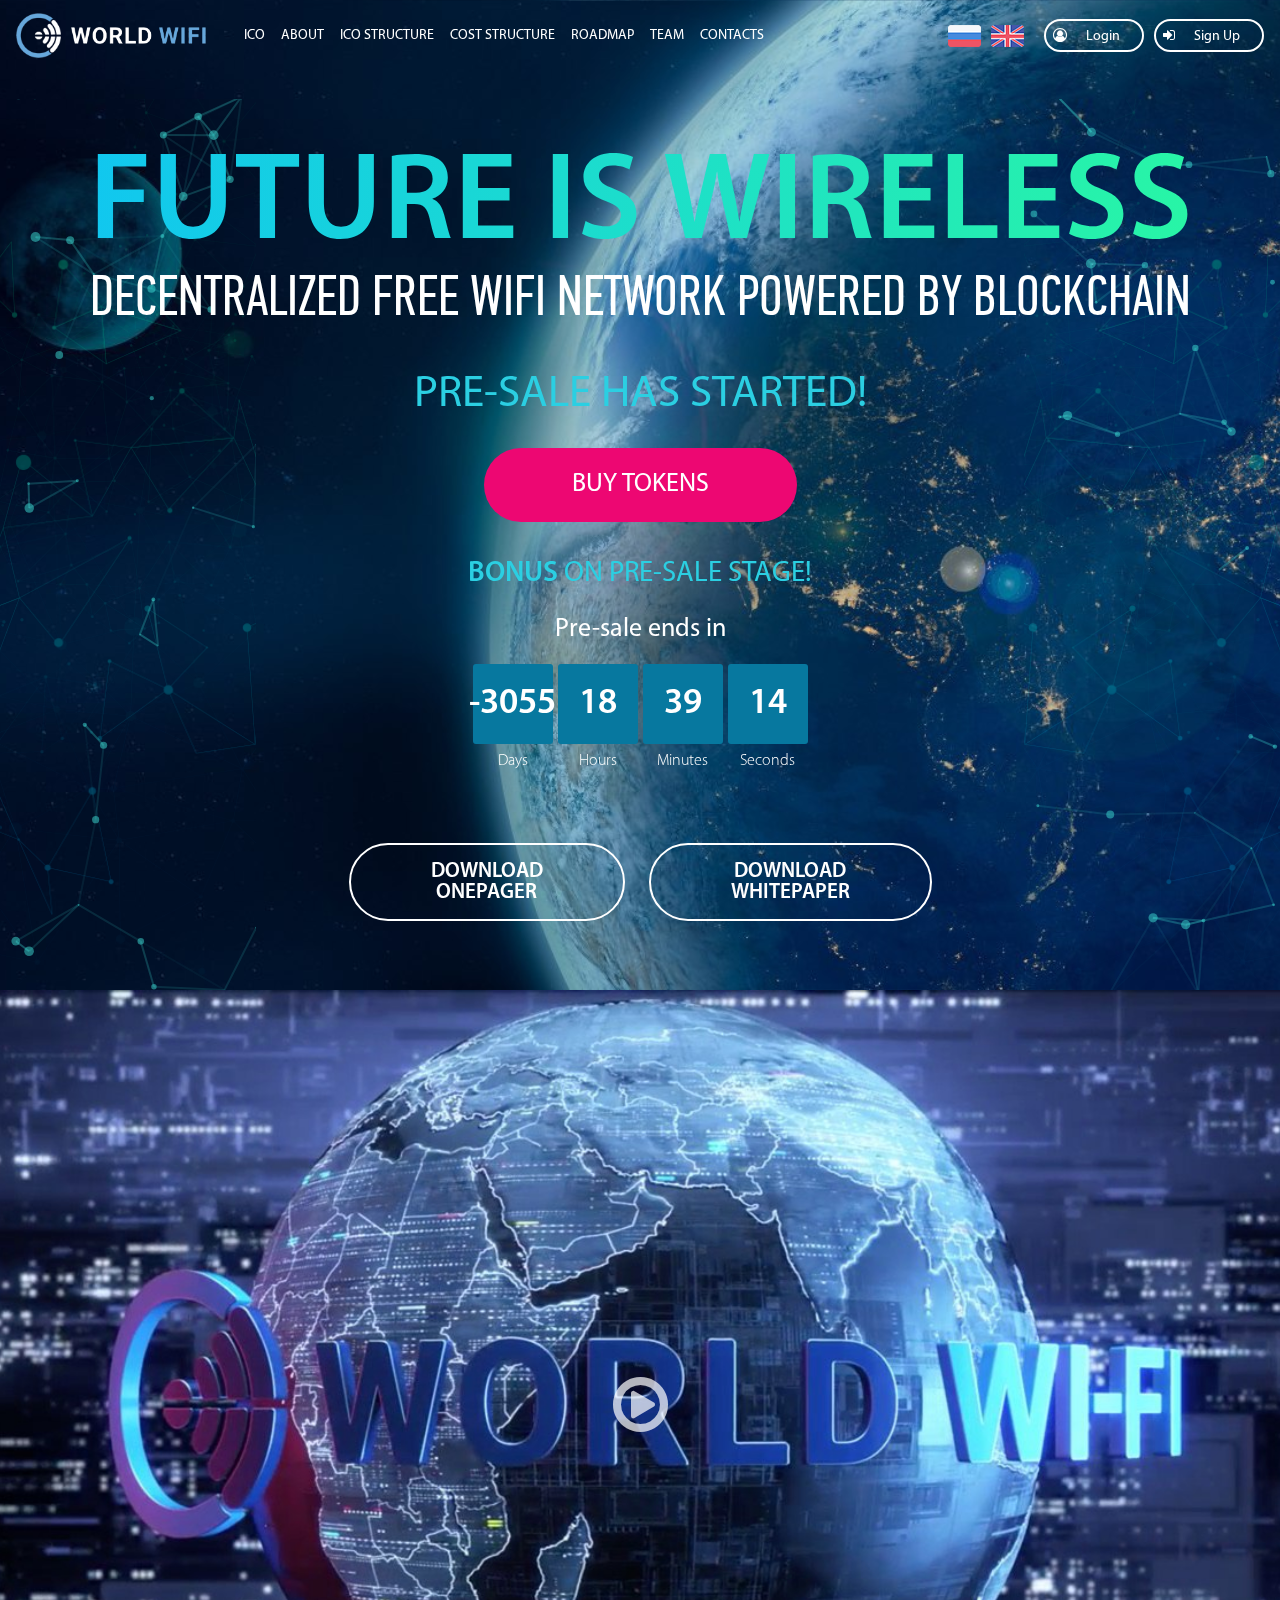
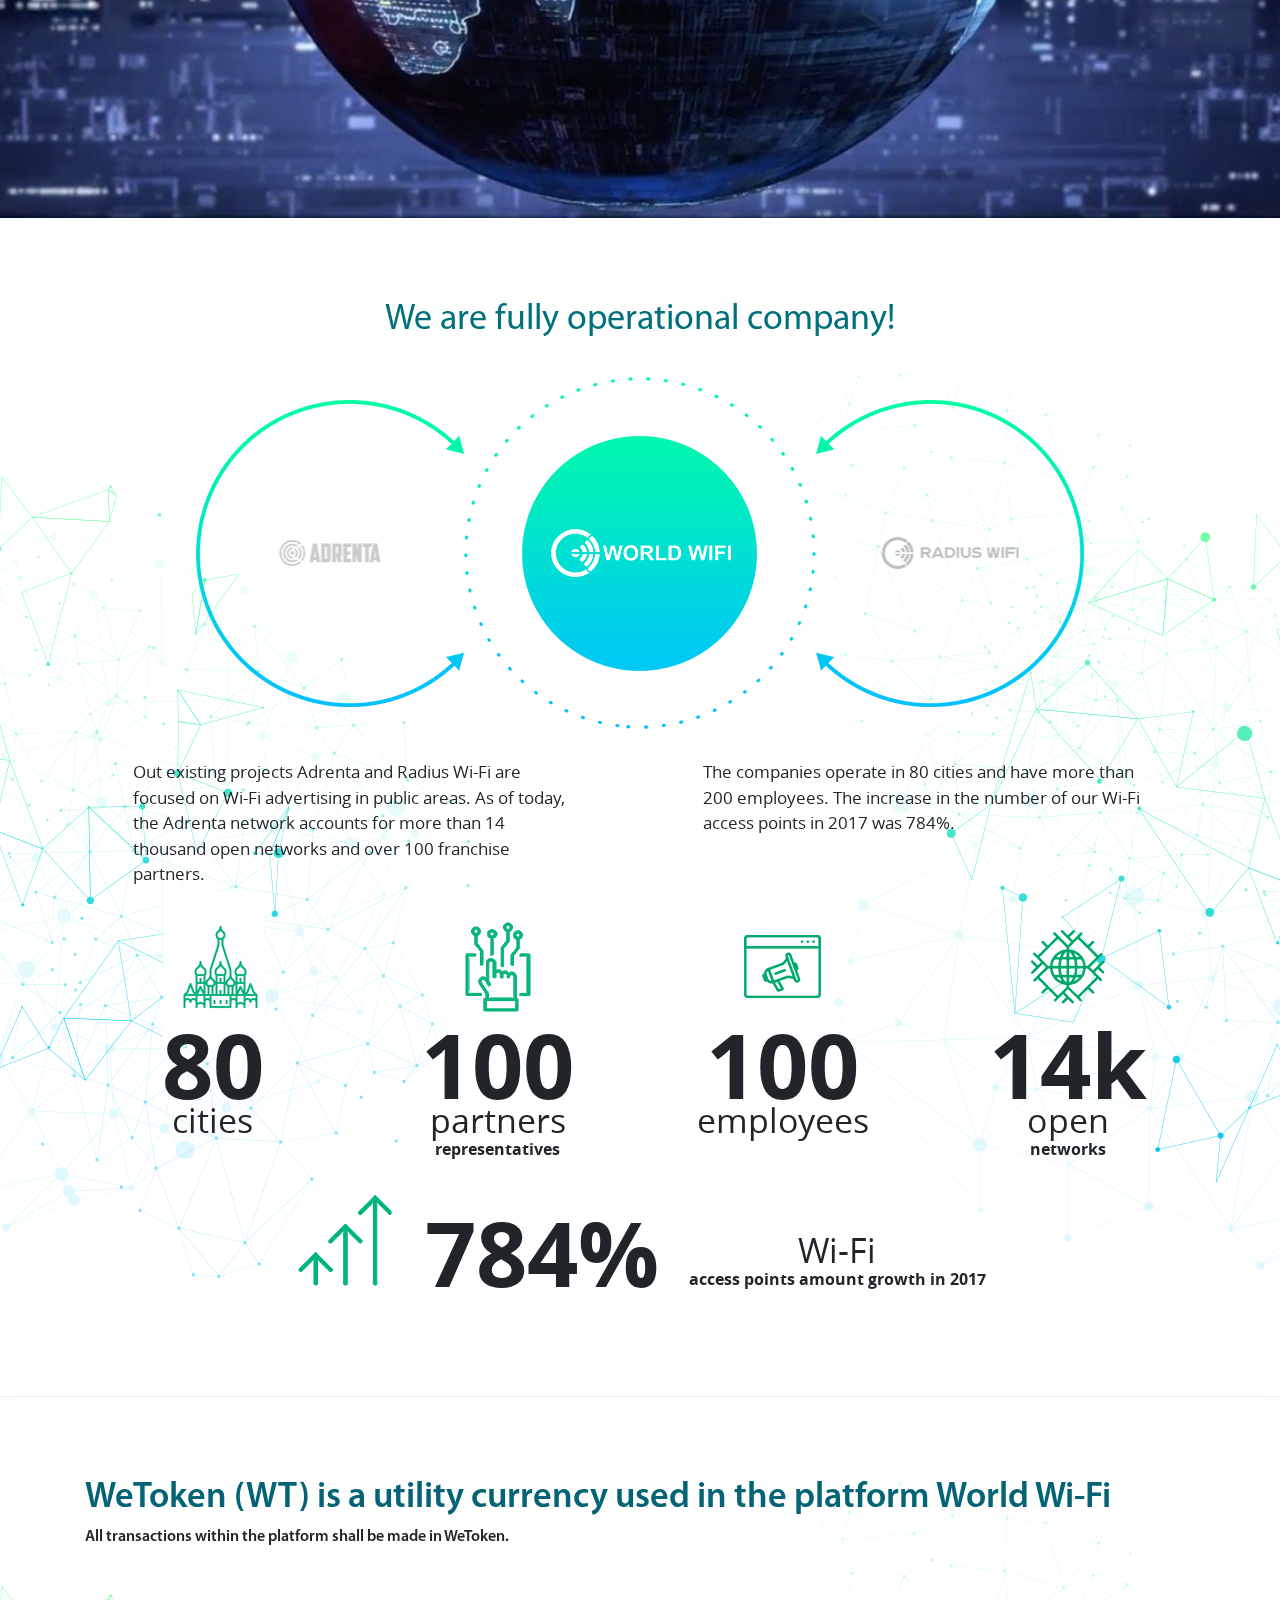
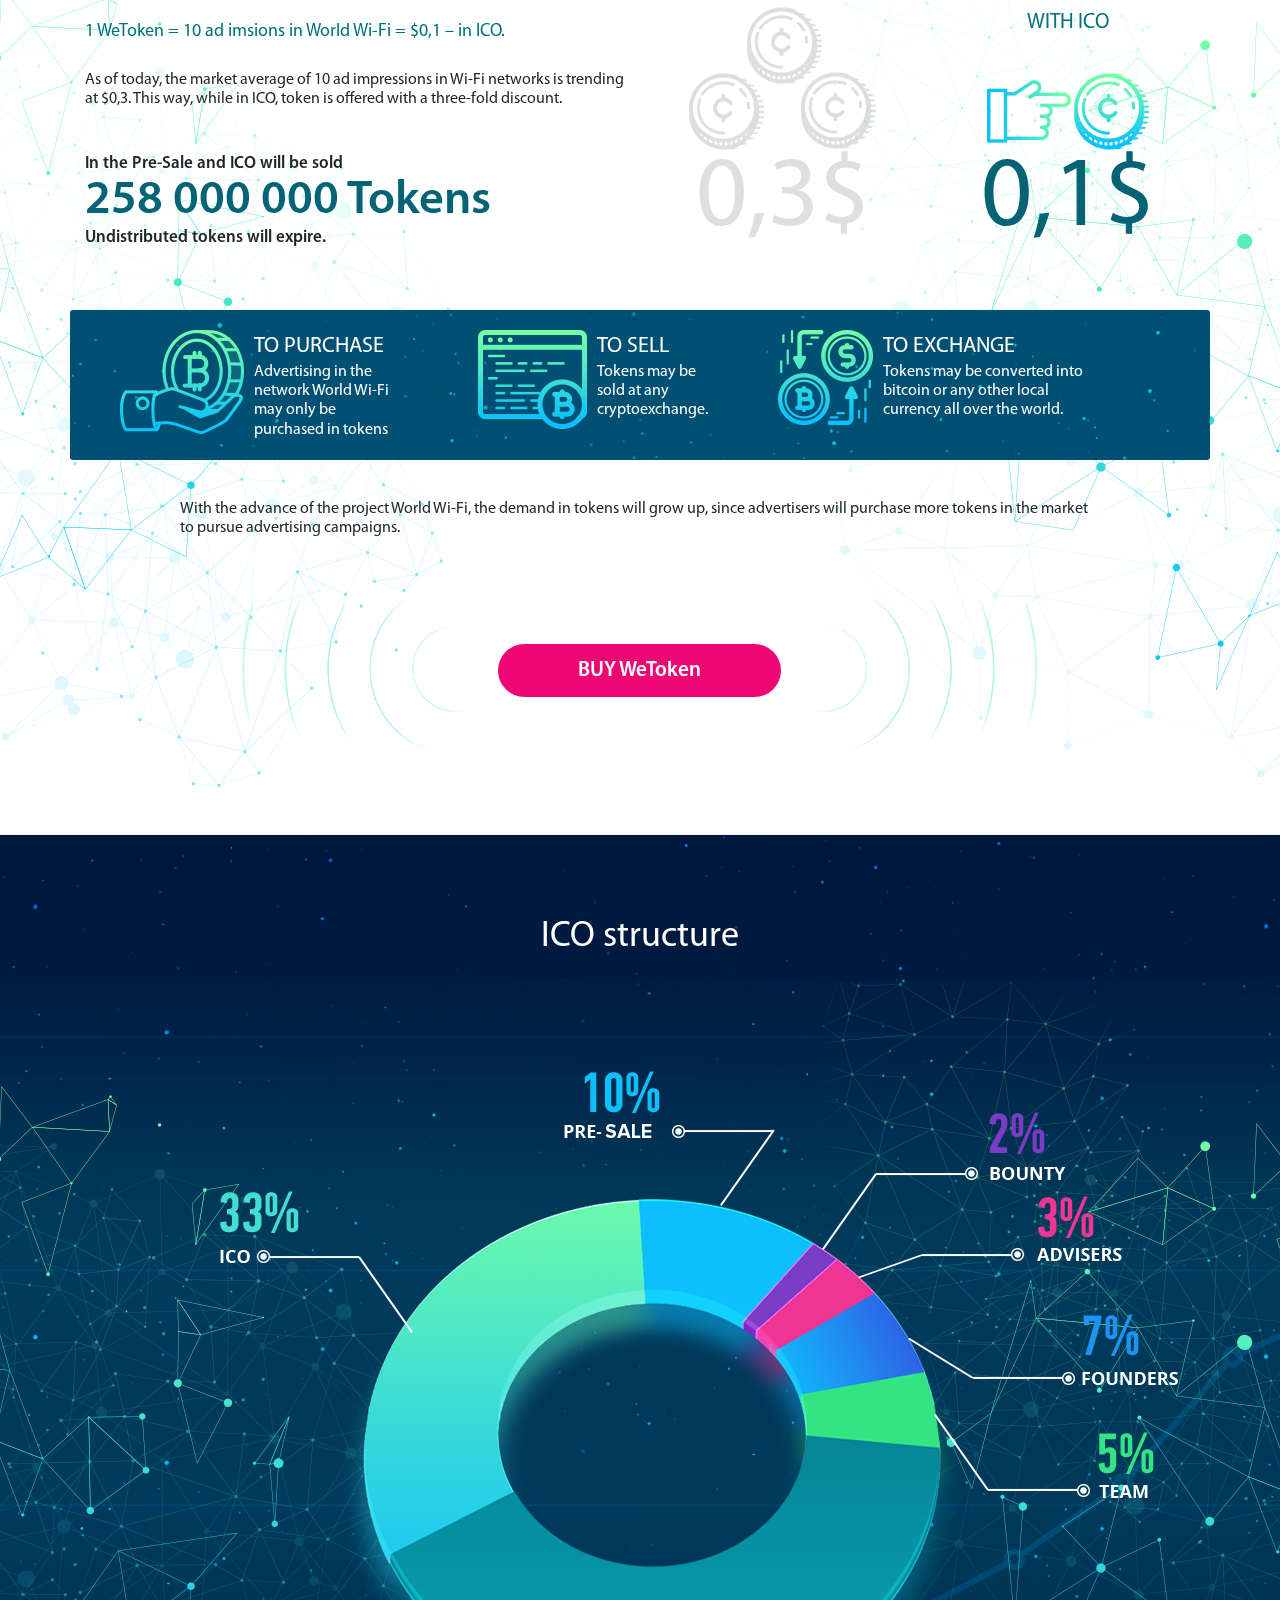
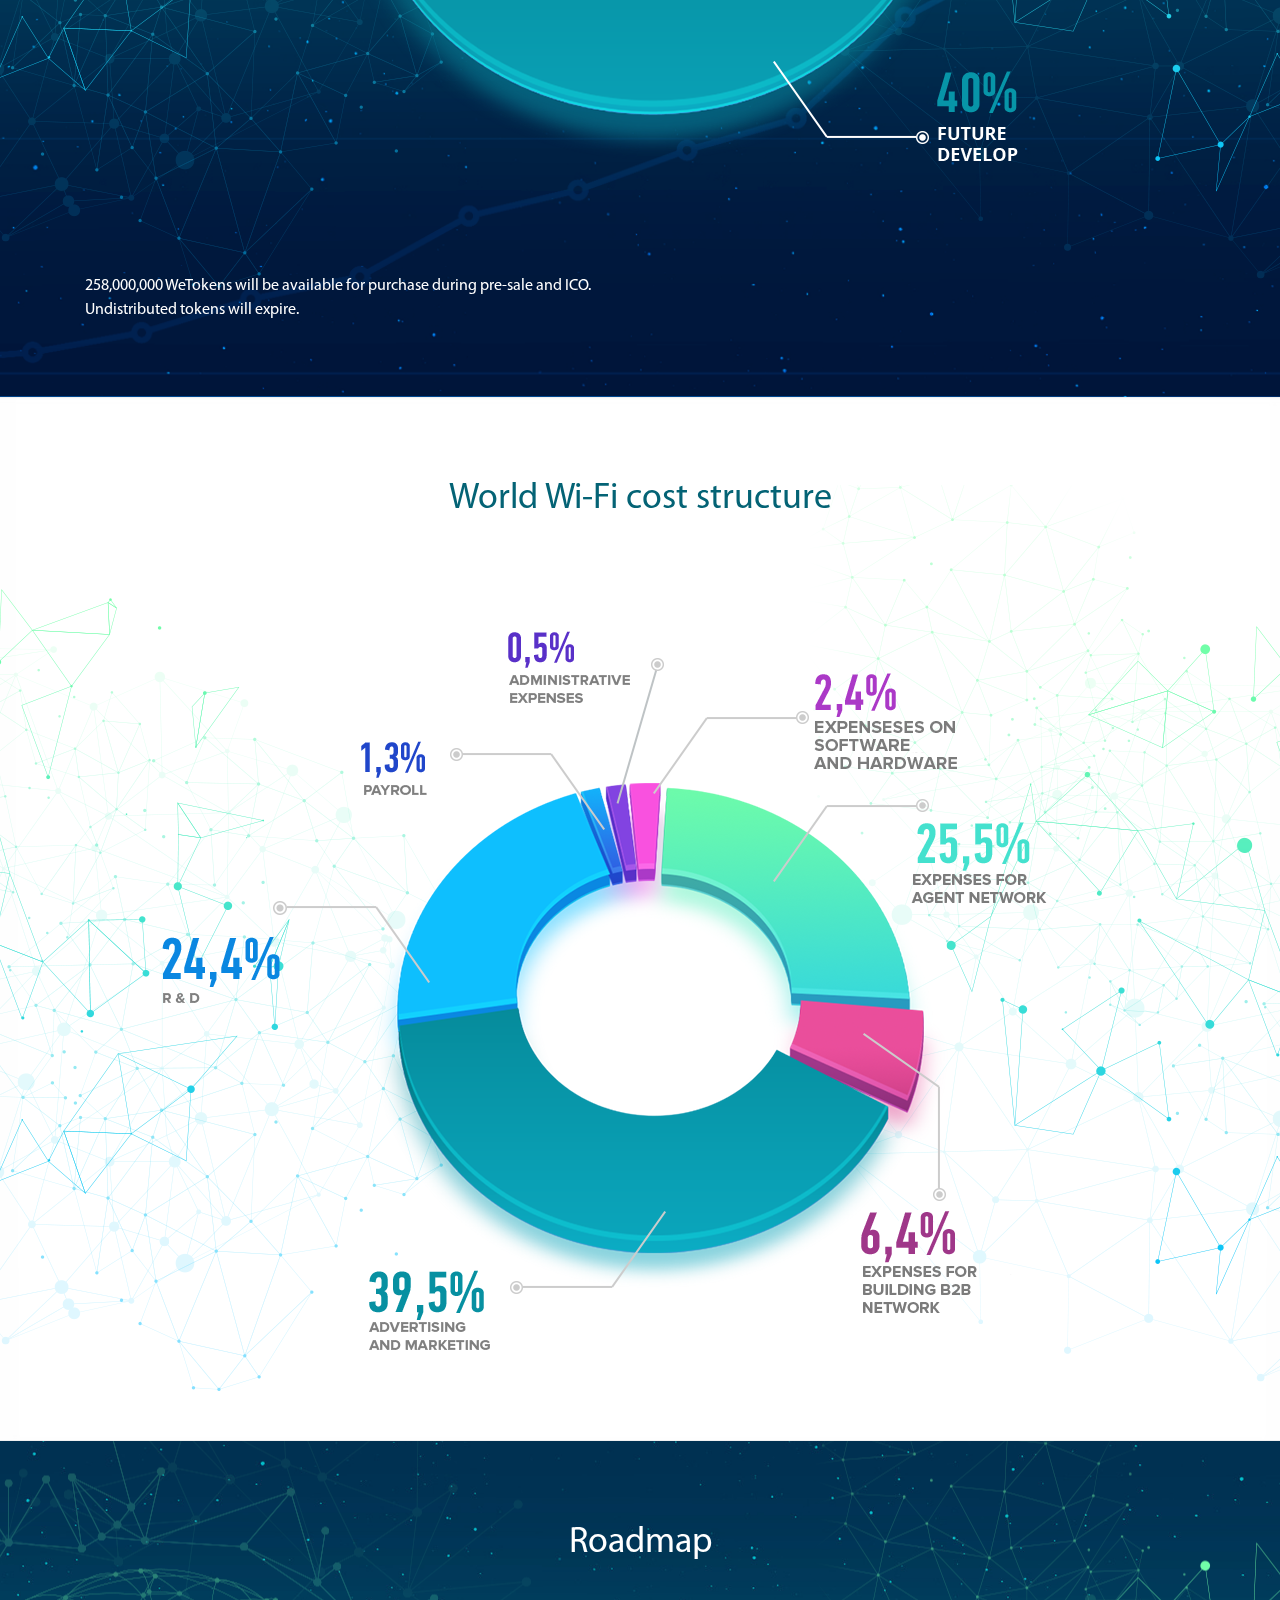
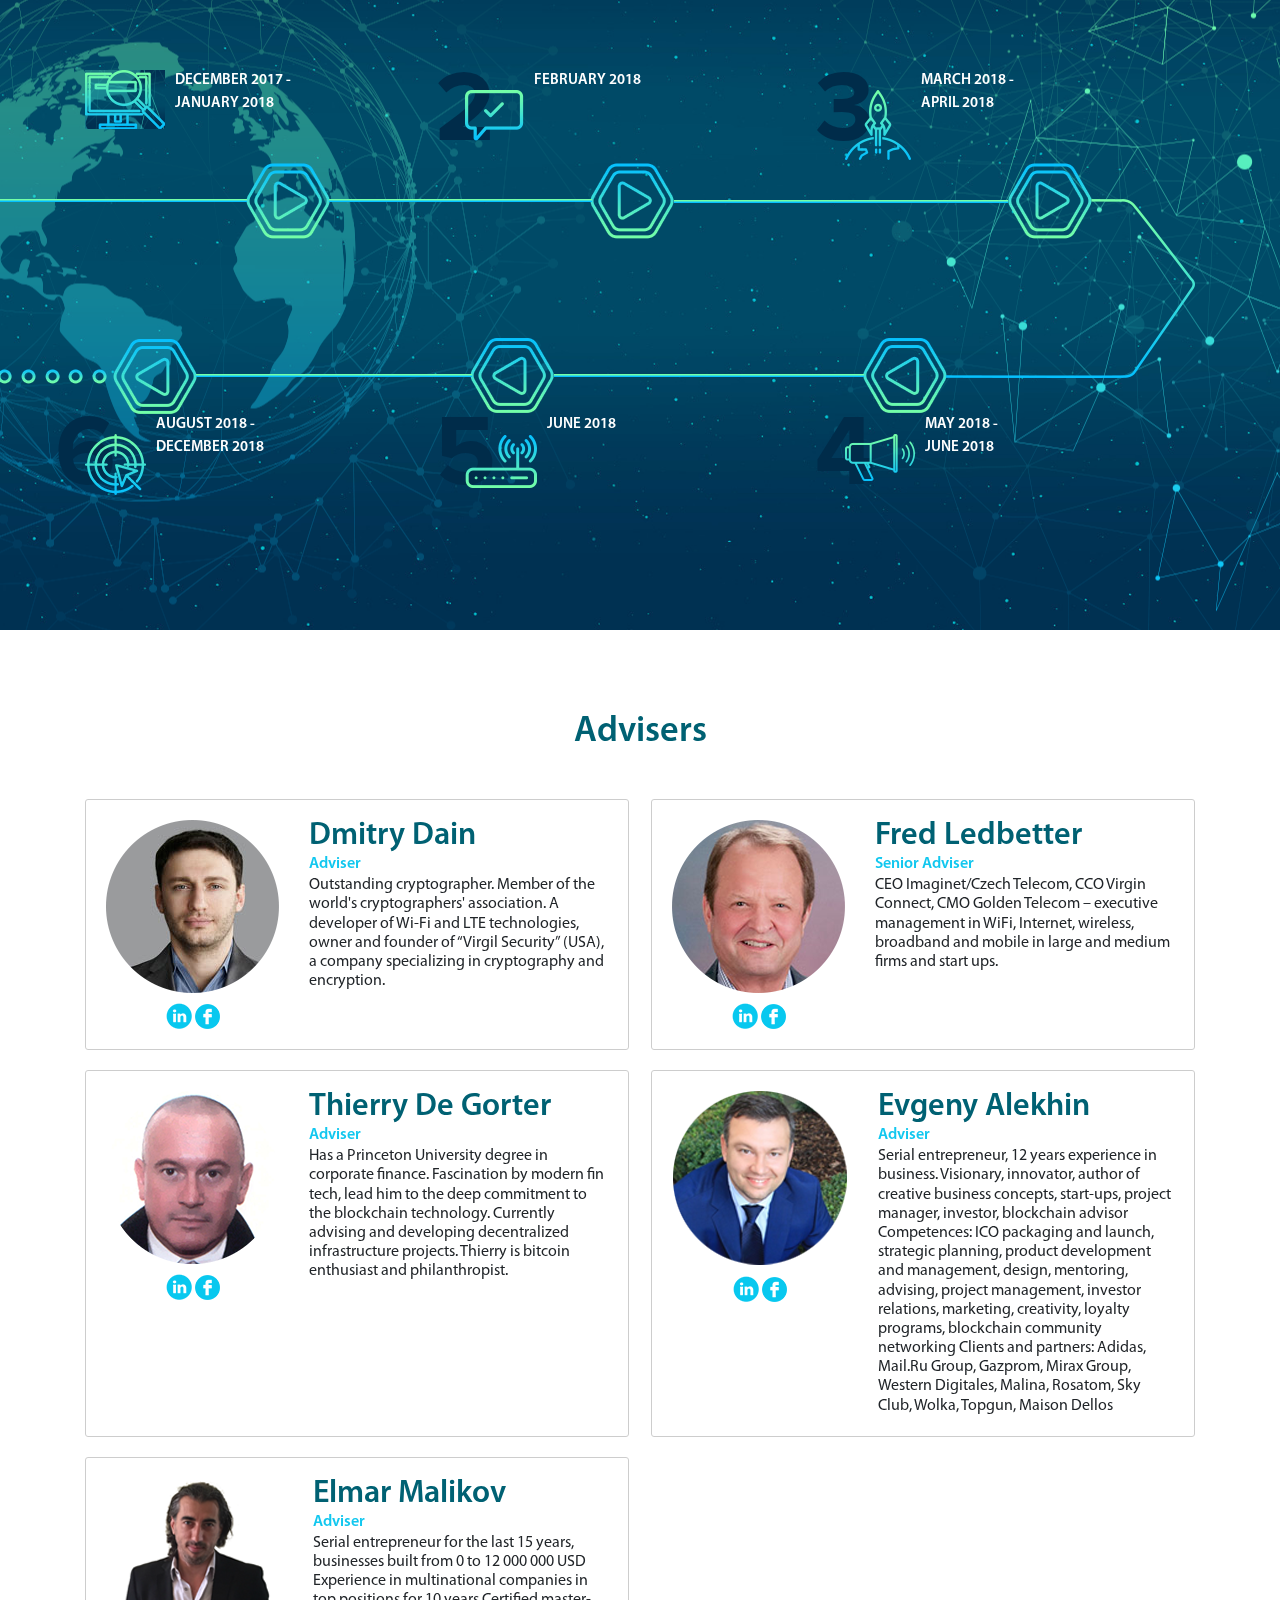
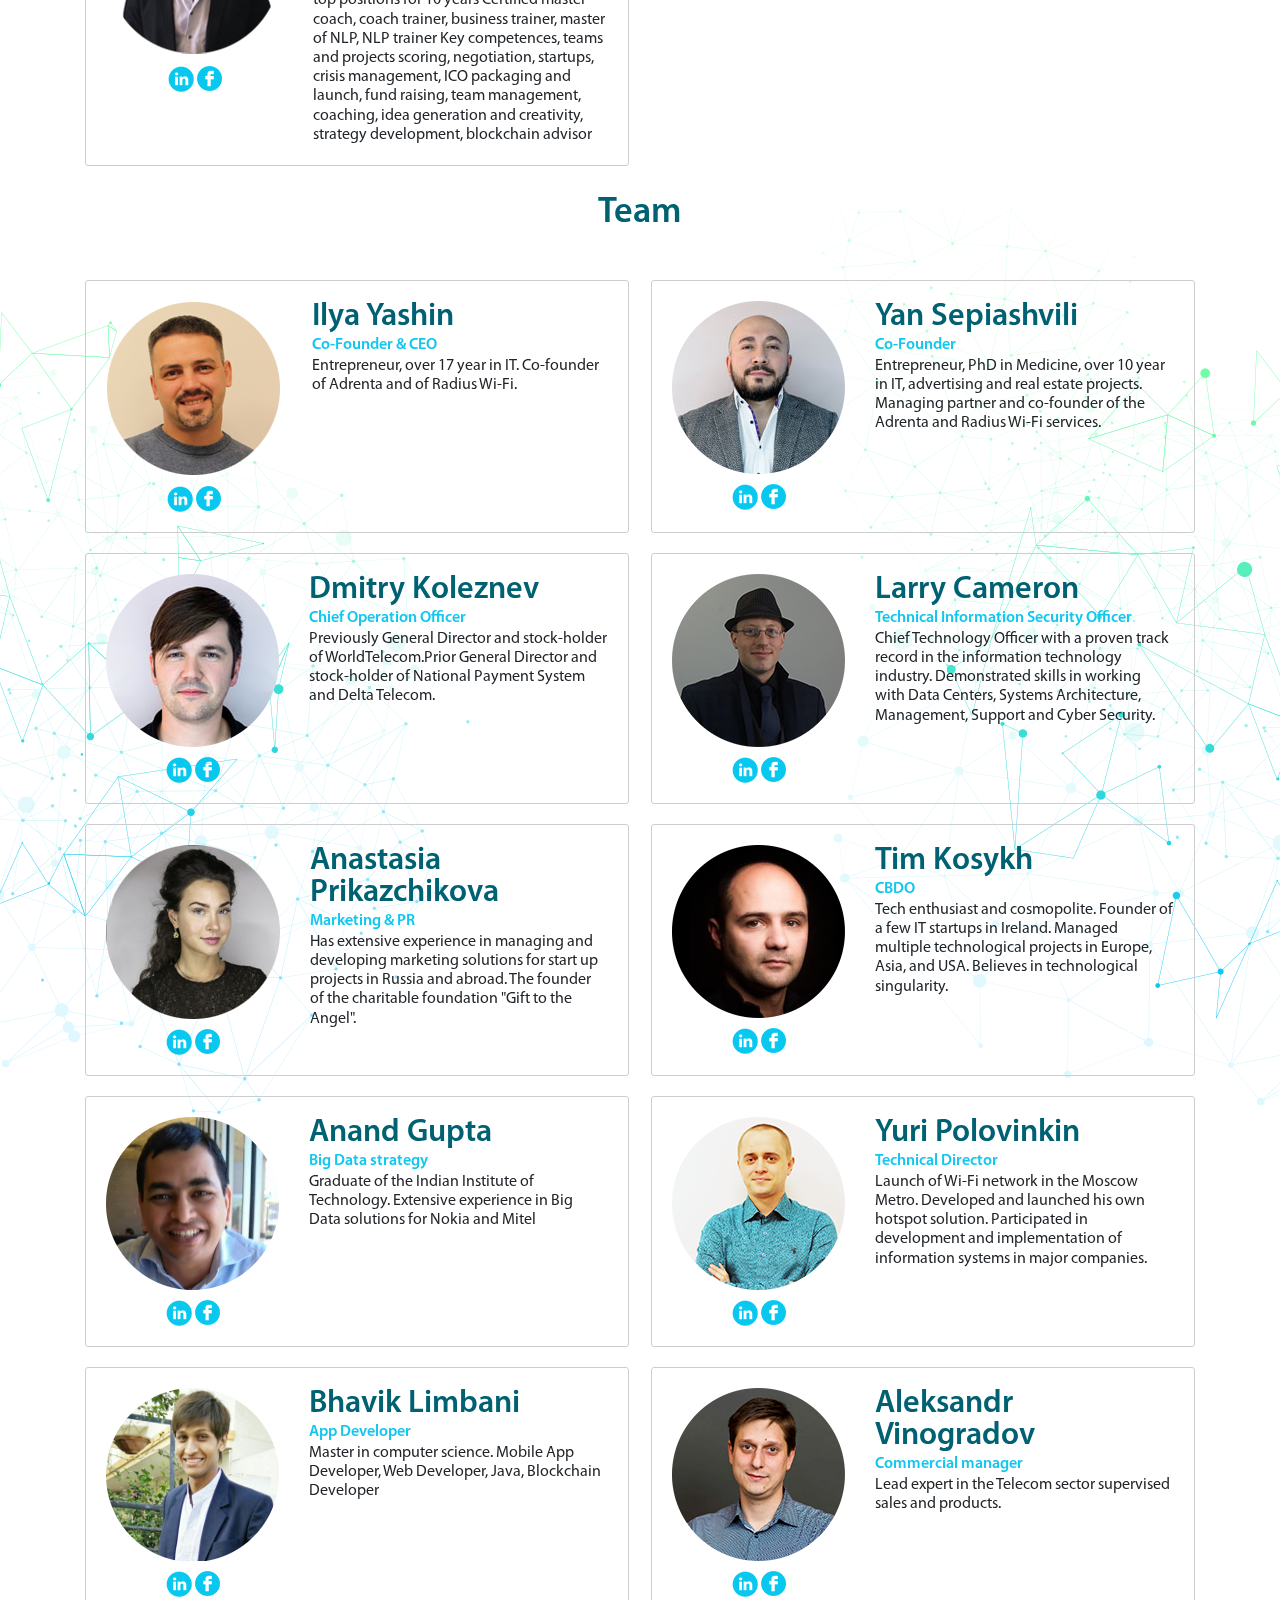
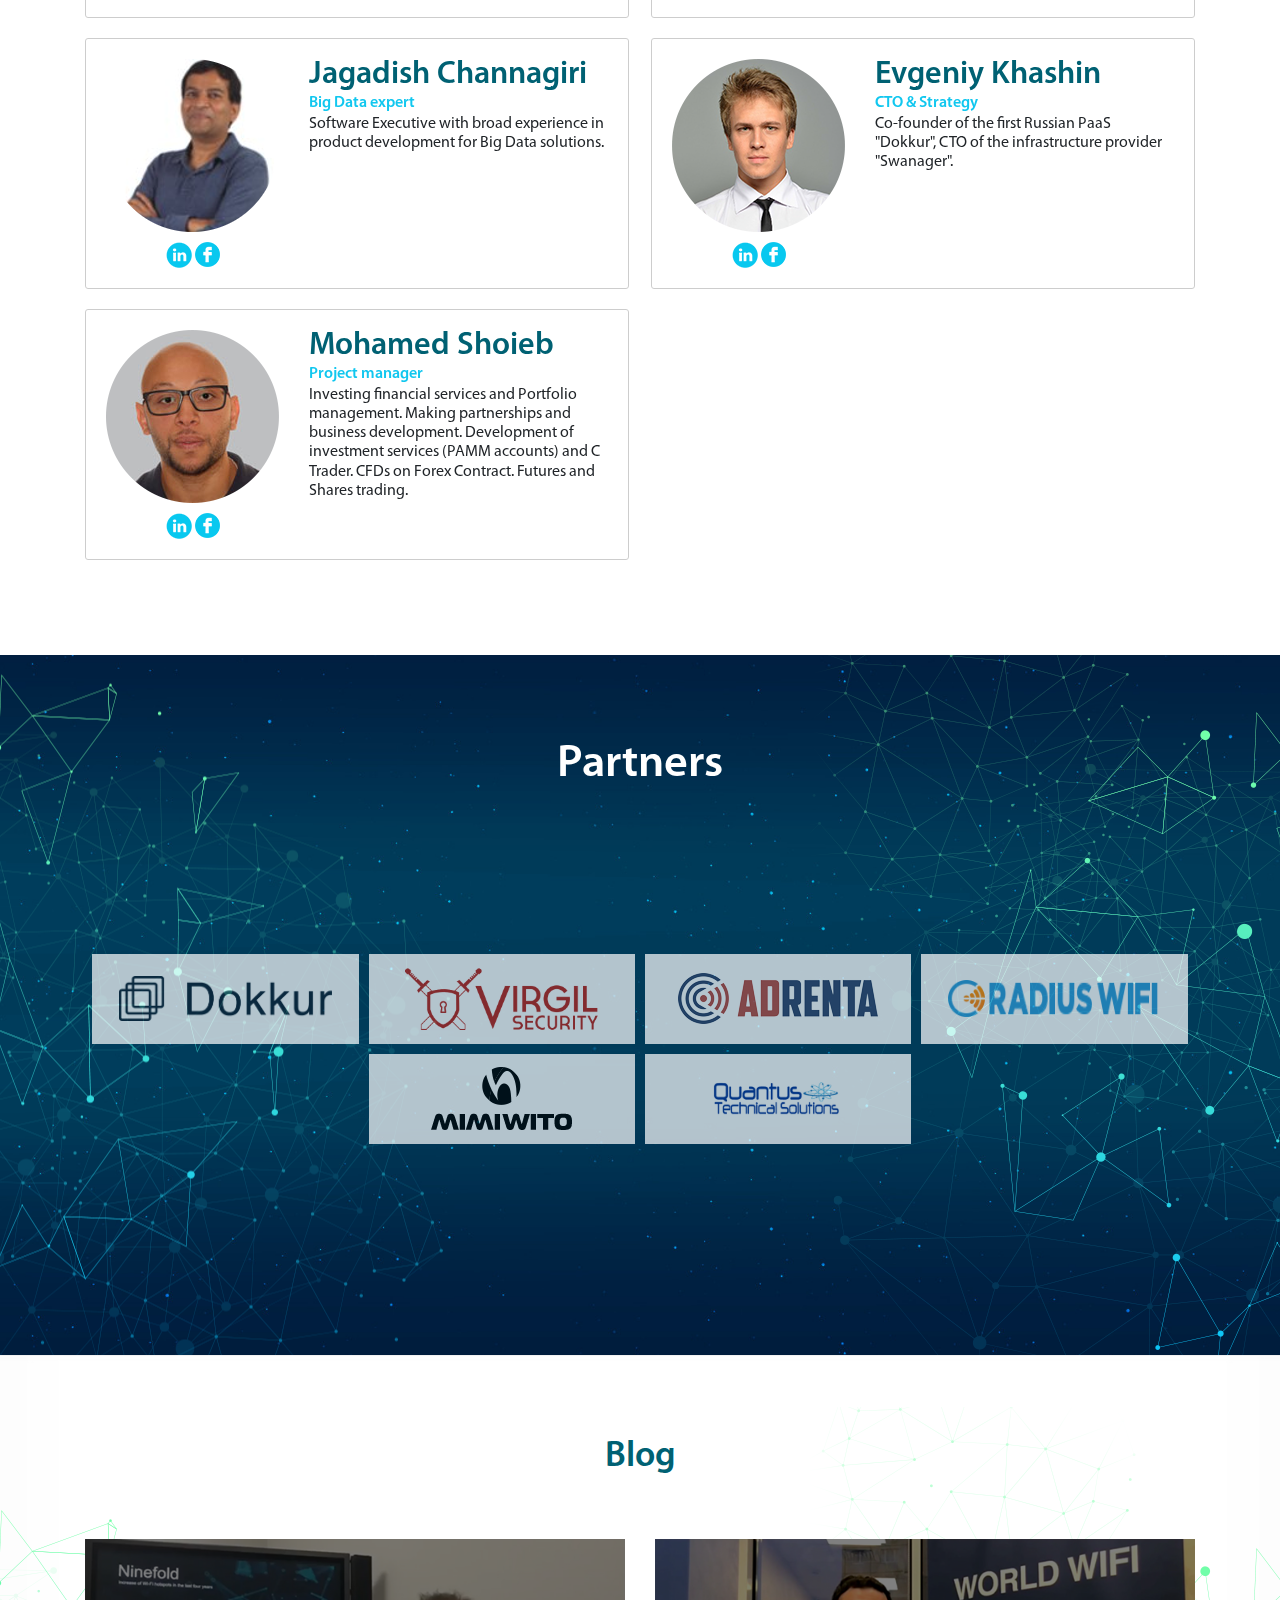
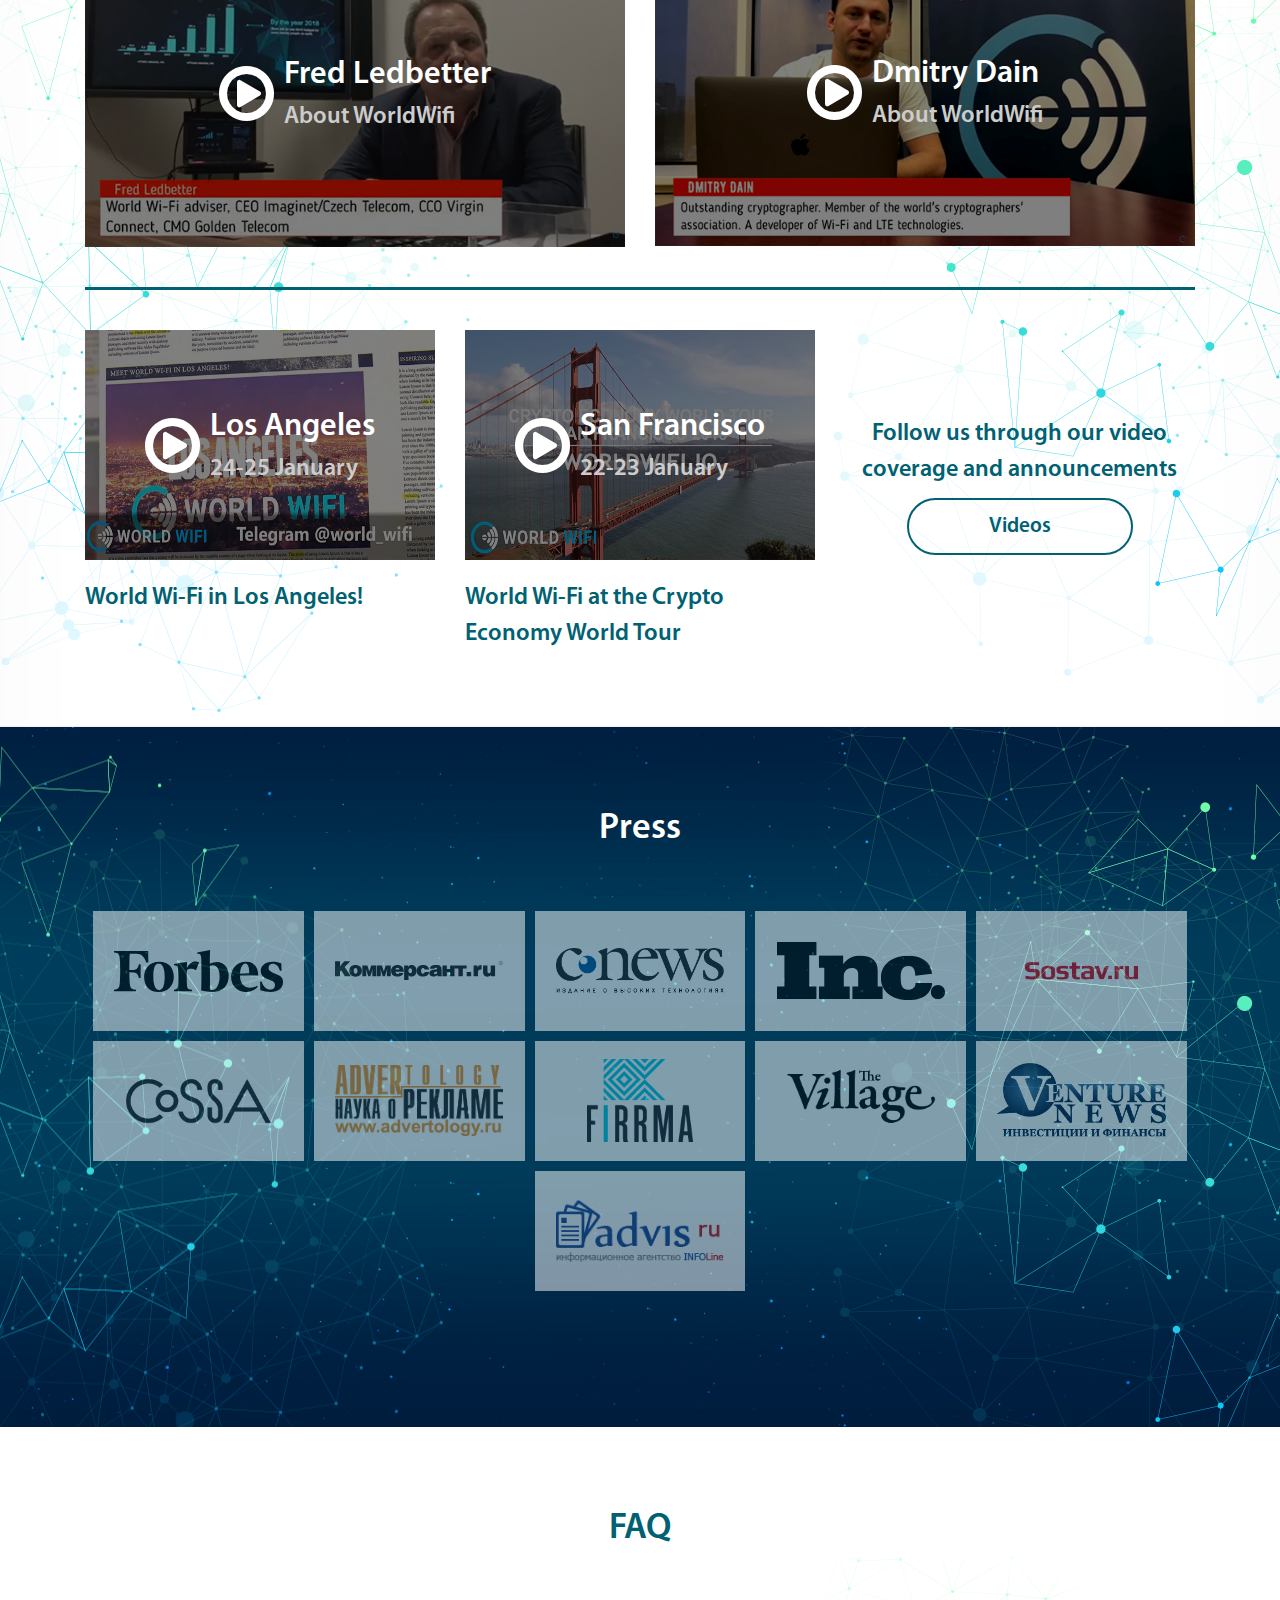
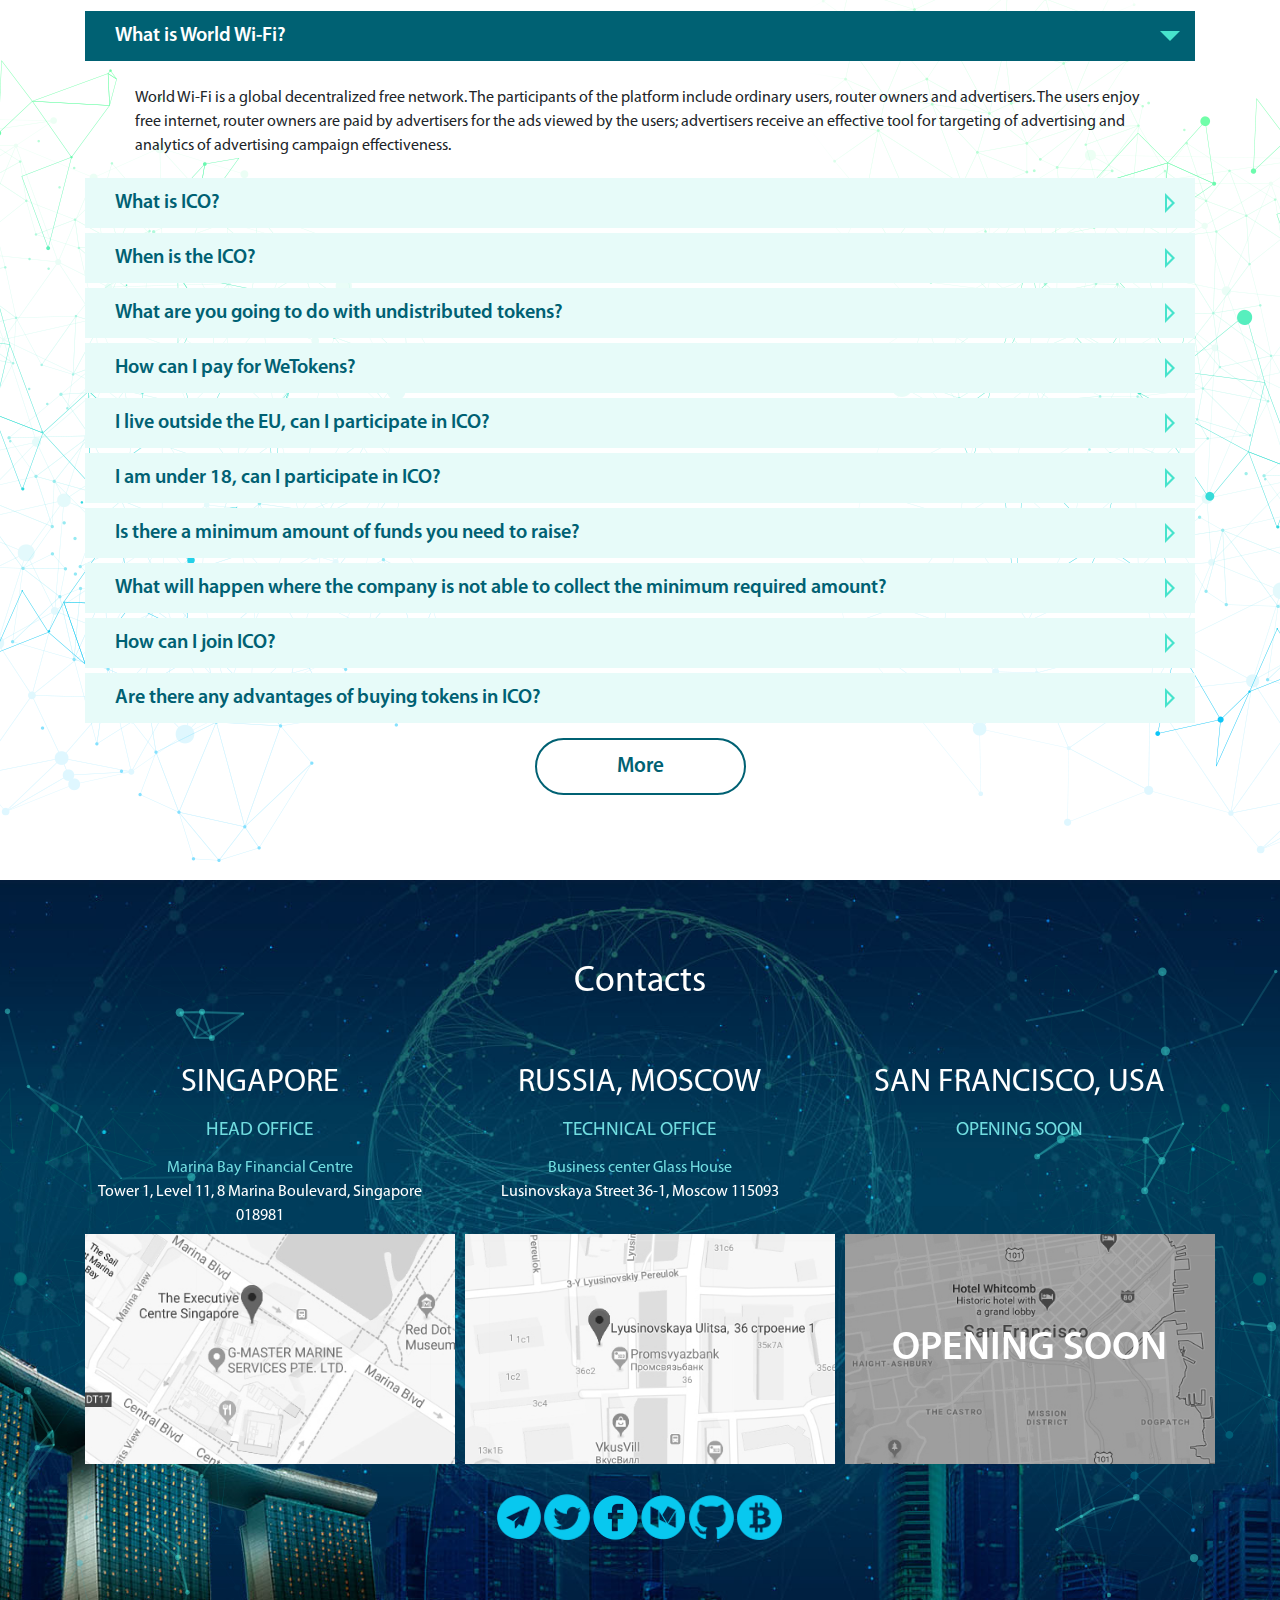
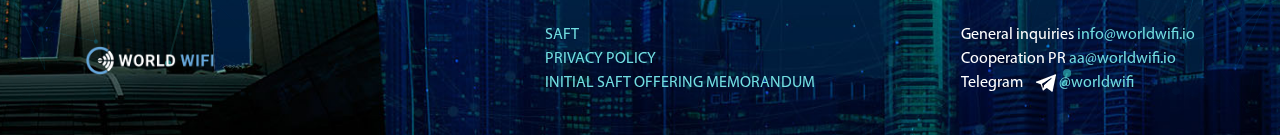
<file: index.html>
<!DOCTYPE html>
<html lang="en">
    <head>
        <meta charset="UTF-8">
        <meta name="viewport" content="width=device-width, initial-scale=1.0">
        <meta http-equiv="X-UA-Compatible" content="ie=edge">
        <meta name="format-detection" content="telephone=no">
        <meta http-equiv="x-rim-auto-match" content="none">
        <meta name="viewport" content="width=device-width, initial-scale=1.0, maximum-scale=1.0, user-scalable=no">
        <!-- Google Tag Manager -->
        <script>(function(w,d,s,l,i){w[l]=w[l]||[];w[l].push({'gtm.start':
        new Date().getTime(),event:'gtm.js'});var f=d.getElementsByTagName(s)[0],
        j=d.createElement(s),dl=l!='dataLayer'?'&l='+l:'';j.async=true;j.src=
        'https://www.googletagmanager.com/gtm.js?id='+i+dl;f.parentNode.insertBefore(j,f);
        })(window,document,'script','dataLayer','GTM-K5HBV34');</script>
        <!-- End Google Tag Manager -->
        <link rel="icon" href="img/favicon.ico">
        <link rel="stylesheet" href="fonts/font-awesome/css/font-awesome.min.css">
        <!-- <link rel="stylesheet" href="plugins/fullpage/jquery.fullpage.css"> -->
        <link rel="stylesheet" href="https://www.amcharts.com/lib/3/plugins/export/export.css" type="text/css" media="all">
        <link rel="stylesheet" href="plugins/bxslider/jquery.bxslider.css">
        <link rel="stylesheet" href="plugins/fancybox/jquery.fancybox.css">
        <link rel="stylesheet" href="css/main.css?v=2.0">
        <title>WorldWiFi</title>
    </head>
    <body>
        <!-- Google Tag Manager (noscript) -->
        <noscript><iframe src="https://www.googletagmanager.com/ns.html?id=GTM-K5HBV34"
        height="0" width="0" style="display:none;visibility:hidden"></iframe></noscript>
        <!-- End Google Tag Manager (noscript) -->
        <div class="maincontent">
            <!-- <div id="fullpage"> -->
            <div class="header__fixed">
                <div class="header__top">
                    <div class="container-fluid">
                        
                        <div class="row justify-content-between">
                            
                            
                            <nav class="navbar navbar-expand-xl">
                                <a class="navbar-brand" href="en/index.html">
                                    <img src="img/logo_left.png" alt="" class="logo__pic-left">
                                    <img src="img/logo_right.png" alt="" class="logo__pic-right">
                                </a>
                                <button class="navbar-toggler" type="button" data-toggle="collapse" data-target="#navbarSupportedContent" aria-controls="navbarSupportedContent" aria-expanded="false" aria-label="Toggle navigation">
                                <span class="navbar-toggler-icon"></span>
                                </button>
                                <div class="hidden-xl">
                                    <ul class="navbar-nav mr-auto" id="top-menu">
                                        <li class="nav-item">
                                            <a href="#header" class="nav-link">ICO</a>
                                        </li>
                                        <li class="nav-item">
                                            <a href="#about-us" class="nav-link">about</a>
                                        </li>
                                        <li class="nav-item">
                                            <a href="#ico" class="nav-link">ICO structure</a>
                                        </li>
                                        <li class="nav-item">
                                            <a href="#cost" class="nav-link">cost structure</a>
                                        </li>
                                        <li class="nav-item">
                                            <a href="#roadmap" class="nav-link">roadmap</a>
                                        </li>
                                        <li class="nav-item">
                                            <a href="#team" class="nav-link">team</a>
                                        </li>
                                        <li class="nav-item">
                                            <a href="#footer" class="nav-link">contacts</a>
                                        </li>
                                    </ul>
                                </div>
                            </nav>
                            
                            <ul class="header__top--items">
                                <li class="flag-item"><a href="ru/index.html"><img src="img/flags/russia.png" alt=""></a></li>
                                <li class="flag-item"><a href="/"><img src="img/flags/uk.png" alt=""></a></li>
                                <li class="btn-item"><a class="btn btn-default btn-default__icon" href="en/login.html"><i class="fa fa-user-circle-o" aria-hidden="true"></i> <span class="btn-text">Login</span></a></li>
                                <li class="btn-item"><a class="btn btn-default btn-default__icon" href="en/signup.html"><i class="fa fa-sign-in" aria-hidden="true"></i> <span class="btn-text">Sign Up</span></a></li>
                            </ul>
                        </div>
                        <div class="collapse navbar-collapse" id="navbarSupportedContent">
                            <ul class="navbar-nav mr-auto hamburger__menu" id="ham-menu">
                                <li class="nav-item">
                                    <a href="#header" class="nav-link">ICO</a>
                                </li>
                                <li class="nav-item">
                                    <a href="#about-us" class="nav-link">about</a>
                                </li>
                                <li class="nav-item">
                                    <a href="#ico" class="nav-link">ICO structure</a>
                                </li>
                                <li class="nav-item">
                                    <a href="#cost" class="nav-link">cost structure</a>
                                </li>
                                <li class="nav-item">
                                    <a href="#roadmap" class="nav-link">roadmap</a>
                                </li>
                                <li class="nav-item">
                                    <a href="#team" class="nav-link">team</a>
                                </li>
                                <li class="nav-item">
                                    <a href="#footer" class="nav-link">contacts</a>
                                </li>
                            </ul>
                        </div>
                    </div>
                </div>
            </div>
            
            
            <header class="header" id="header">
                <div class="particles-js particles-js--left"></div>
                <div class="particles-js particles-js--right"></div>
                
                <div class="header__wrapper">
                    <div class="header__middle">
                        <div class="container">
                            
                            <div class="row">
                                
                                <div class="col-12">
                                    <div class="header__title text-center">
                                        FUTURE IS WIRELESS
                                    </div>
                                    <div class="header__moto text-center">
                                        DECENTRALIZED FREE WIFI NETWORK POWERED BY BLOCKCHAIN
                                    </div>
                                    <div class="text-center">
                                        <div class="btn-text--large">
                                            PRE-SALE HAS STARTED!
                                        </div>
                                        
                                        <a target="_blank" href="" class="btn btn-extra-large btn--gradient">BUY TOKENS</a>
                                        <!-- <div class="btn-text--small">
                                            GET YOUR 20% TOKENS BONUS NOW!
                                        </div> -->
                                        <div class="countdown">
                                            <div class="bonus-text"><span class="bold">Bonus</span> on pre-sale stage!</div>
                                            <div class="countdown__text">
                                                Pre-sale ends in
                                            </div>
                                            <div class="countdown__clock" id="clock">
                                                <div class="clock__item">
                                                    <span class="clock__days">12</span>
                                                    <div class="clock__text">Days</div>
                                                </div>
                                                <div class="clock__item">
                                                    <span class="clock__hours">06</span>
                                                    <div class="clock__text">Hours</div>
                                                </div>
                                                <div class="clock__item">
                                                    <span class="clock__minutes">11</span>
                                                    <div class="clock__text">Minutes</div>
                                                </div>
                                                <div class="clock__item">
                                                    <span class="clock__seconds">45</span>
                                                    <div class="clock__text">Seconds</div>
                                                </div>
                                            </div>
                                        </div>
                                        
                                    </div>
                                    
                                </div>
                            </div>
                        </div>
                    </div>
                    <div class="header__bottom">
                        <div class="container">
                            
                            <div class="row">
                                <div class="col-12">
                                    <div class="text-center">
                                        <div class="btn-group__row mb-4">
                                            <a target="_blank" href="" class="btn btn-medium mr-0 mr-md-4 mb-3 mb-md-0">
                                                DOWNLOAD <br> ONEPAGER
                                            </a>
                                            <a target="_blank" href="" class="btn btn-medium mb-3 mb-md-0">
                                                DOWNLOAD <br> WHITEPAPER
                                            </a>
                                        </div>
                                        
                                        <!--  <div class="header__text--socials">
                                            Share wi-fi and earn cryptocurrency
                                        </div>
                                        <ul class="nav header__socials">
                                            <li><a target="_blank" href=""><img src="img/socials/telegram.png" alt=""></a></li>
                                            <li><a target="_blank" href=""><img src="img/socials/twitter.png" alt=""></a></li>
                                            <li><a target="_blank" href=""><img src="img/socials/facebook.png" alt=""></a></li>
                                            <li><a target="_blank" href=""><img src="img/socials/medium.png" alt=""></a></li>
                                            <li><a target="_blank" href=""><img src="img/socials/github.png" alt=""></a></li>
                                            <li><a target="_blank" href=""><img src="img/socials/btc.png" alt=""></a></li>
                                        </ul> -->
                                    </div>
                                </div>
                            </div>
                        </div>
                    </div>
                </div>
            </header>
            <section class="section video">
                <!-- <div class="wrapper video__wrapper">
                    <div class="container">
                        <div class="video__title">
                            Video
                        </div>
                    </div> -->
                    <div class="video__container">
                        <!--  <video poster="img/video_preload.jpg" class="video__player">
                            <source src="img/video.mp4" type="video/mp4"></source>
                        </video> -->
                        <iframe src="https://www.youtube.com/embed/OA2-ma32sfg" frameborder="0"; encrypted-media" allowfullscreen class="video__player"></iframe>
                        <a href="#" class="video__link">
                            <!-- <img src="img/video_preload.jpg" alt="" class="video__poster"> -->
                            <i class="fa fa-play-circle-o video__icon" aria-hidden="true"></i>
                        </a>
                    </div>
                    <!-- </div> -->
                </section>
                <!-- <section class="section eco" id="eco">
                    <div class="wrapper eco__wrapper">
                        <div class="container">
                            <div class="eco__title">
                                World Wi-Fi – is an eco-system where everyone benefits<br>
                                is proved to be a win-win
                            </div>
                            <div class="eco__moto">
                                Within which a new global and uniquely effective advertising market.
                            </div>
                            <div class="eco__content">
                                <div class="row">
                                    <div class="col-12">
                                        <div class="eco__logo">
                                            <img src="img/eco-logo-1.png" alt="eco" class="eco__pic">
                                            <div class="eco__text eco__text--1">Users</div>
                                            <div class="eco__text eco__text--2">Wi-Fi network <br> Owners</div>
                                            <div class="eco__text eco__text--3">Adwertisers</div>
                                            <div class="eco__text eco__text--4">Free Wi-Fi<br>Network</div>
                                        </div>
                                    </div>
                                </div>
                            </div>
                        </div>
                    </div>
                </section> -->
                <section class="section about-us" id="about-us">
                    <div class="wrapper about-us__wrapper">
                        <div class="container">
                            <div class="about-us__title">
                                We are fully operational company!
                            </div>
                            <div class="circles">
                                <div class="circle">
                                    <img src="img/circle-arrow-left.png" alt="leftarrow" class="circle__pic">
                                    <a href="https://adrenta.com" class="circle__link">
                                        <img src="img/left-circle-logo.png" alt="circle-logo" class="circle__logo">
                                        <img src="img/left-circle-logo1.png" alt="circle-logo" class="circle__logo circle__logo--bottom">
                                    </a>
                                </div>
                                <div class="circle">
                                    <img src="img/main-circle.png" alt="maincircle" class="circle__main">
                                    <img src="img/main-circle1.png" alt="maincircle" class="circle__main--bottom">
                                </div>
                                <div class="circle">
                                    <img src="img/circle-arrow-right.png" alt="rightarrow" class="circle__pic">
                                    <a href="https://radiuswifi.ru" class="circle__link">
                                        <img src="img/right-circle-logo.png" alt="circle-logo" class="circle__logo">
                                        <img src="img/right-circle-logo1.png" alt="circle-logo" class="circle__logo circle__logo--bottom">
                                    </a>
                                </div>
                            </div>
                        </div>
                        <div class="container">
                            <div class="row justify-content-around">
                                <div class="col-lg-5">
                                    <div class="about-us__desc">
                                        <p>Out existing projects Adrenta and Radius Wi-Fi are focused on Wi-Fi advertising in public areas. As of today, the Adrenta network accounts for more than 14 thousand open networks and over 100 franchise partners.</p>
                                    </div>
                                </div>
                                <div class="col-lg-5">
                                    <div class="about-us__desc">
                                        <p>The companies operate in 80 cities and have more than 200 employees. The increase in the number of our Wi-Fi access points in 2017 was 784%.</p>
                                    </div>
                                </div>
                            </div>
                        </div>
                        <div class="container">
                            <div class="row">
                                <div class="col-lg-3 col-sm-4">
                                    <div class="about-us__item">
                                        <div class="item__logo">
                                            <img src="img/item1.png" alt="item-logo" class="item__pic">
                                        </div>
                                        <div class="item__number">80</div>
                                        <div class="item__text-top">cities</div>
                                    </div>
                                </div>
                                <div class="col-lg-3 col-sm-4">
                                    <div class="about-us__item">
                                        <div class="item__logo">
                                            <img src="img/item2.png" alt="item-logo" class="item__pic">
                                        </div>
                                        <div class="item__number">100</div>
                                        <div class="item__text-top">partners</div>
                                        <div class="item__text-bottom">representatives</div>
                                    </div>
                                </div>
                                <div class="col-lg-3 col-sm-4">
                                    <div class="about-us__item">
                                        <div class="item__logo">
                                            <img src="img/item3.png" alt="item-logo" class="item__pic">
                                        </div>
                                        <div class="item__number">100</div>
                                        <div class="item__text-top">employees</div>
                                    </div>
                                </div>
                                <div class="col-lg-3 col-sm-6">
                                    <div class="about-us__item">
                                        <div class="item__logo">
                                            <img src="img/item4.png" alt="item-logo" class="item__pic">
                                        </div>
                                        <div class="item__number">14k</div>
                                        <div class="item__text-top">open</div>
                                        <div class="item__text-bottom">networks</div>
                                    </div>
                                </div>
                                <div class="col-lg-12 col-sm-6">
                                    <div class="about-us__item about-us__item--bottom">
                                        <div class="item__logo">
                                            <img src="img/item5.png" alt="item-logo" class="item__pic">
                                        </div>
                                        <div class="item__number">784%</div>
                                        <div class="item__text">
                                            <div class="item__text-top">Wi-Fi</div>
                                            <div class="item__text-bottom">access points amount growth in 2017</div>
                                        </div>
                                    </div>
                                </div>
                            </div>
                        </div>
                    </div>
                </section>
                <!--             <section class="section advantages" id="advantages">
                    <div class="wrapper advantages__wrapper">
                        <div class="container">
                            <div class="advantages__title">
                                Advantages for Internet Users
                            </div>
                            <div class="row relative">
                                <img src="img/adv-wave-left.png" alt="wave" class="advantage__wave-left">
                                <img src="img/adv-wave-right.png" alt="wave" class="advantage__wave-right">
                                <div class="col-4">
                                    <div class="advantages__item">
                                        <div class="advantage__logo">
                                            <img src="img/a-1.png" alt="adv" class="advantage__pic">
                                        </div>
                                        <div class="advantage__text">
                                            Free Wi-Fi
                                        </div>
                                    </div>
                                </div>
                                <div class="col-4">
                                    <div class="advantages__item">
                                        <div class="advantage__logo">
                                            <img src="img/a-2.png" alt="adv" class="advantage__pic">
                                        </div>
                                        <div class="advantage__text">
                                            Anywhere
                                        </div>
                                    </div>
                                </div>
                                <div class="col-4">
                                    <div class="advantages__item">
                                        <div class="advantage__logo">
                                            <img src="img/adv-3.png" alt="adv" class="advantage__pic">
                                        </div>
                                        <div class="advantage__text">
                                            Map of<br>
                                            Available Points
                                        </div>
                                    </div>
                                </div>
                            </div>
                            <div class="advantages__title">
                                Advantages for Owners of the routers
                            </div>
                            <div class="row relative">
                                <img src="img/adv-wave-left.png" alt="wave" class="advantage__wave-left">
                                <img src="img/adv-wave-right.png" alt="wave" class="advantage__wave-right">
                                <div class="col-lg-3 col-6">
                                    <div class="advantages__item">
                                        <div class="advantage__logo">
                                            <img src="img/a-4.png" alt="adv" class="advantage__pic">
                                        </div>
                                        <div class="advantage__text">
                                            Passive Income
                                        </div>
                                    </div>
                                </div>
                                <div class="col-lg-3 col-6">
                                    <div class="advantages__item">
                                        <div class="advantage__logo">
                                            <img src="img/a-5.png" alt="adv" class="advantage__pic">
                                        </div>
                                        <div class="advantage__text">
                                            Flexible setting<br>
                                            of Income
                                        </div>
                                    </div>
                                </div>
                                <div class="col-lg-3 col-6">
                                    <div class="advantages__item">
                                        <div class="advantage__logo">
                                            <img src="img/a-6.png" alt="adv" class="advantage__pic">
                                        </div>
                                        <div class="advantage__text">
                                            No Risks
                                        </div>
                                    </div>
                                </div>
                                <div class="col-lg-3 col-6">
                                    <div class="advantages__item">
                                        <div class="advantage__logo">
                                            <img src="img/a-7.png" alt="adv" class="advantage__pic">
                                        </div>
                                        <div class="advantage__text">
                                            Scalable<br>
                                            referral system
                                        </div>
                                    </div>
                                </div>
                            </div>
                            <div class="advantages__title">
                                Advantages for Advertisers
                            </div>
                            <div class="row relative">
                                <img src="img/adv-wave-left.png" alt="wave" class="advantage__wave-left">
                                <img src="img/adv-wave-right.png" alt="wave" class="advantage__wave-right">
                                <div class="col-4">
                                    <div class="advantages__item">
                                        <div class="advantage__logo">
                                            <img src="img/a-8.png" alt="adv" class="advantage__pic">
                                        </div>
                                        <div class="advantage__text">
                                            Most Accurate<br>
                                            Targeting
                                        </div>
                                    </div>
                                </div>
                                <div class="col-4">
                                    <div class="advantages__item">
                                        <div class="advantage__logo">
                                            <img src="img/a-9.png" alt="adv" class="advantage__pic">
                                        </div>
                                        <div class="advantage__text">
                                            All Honestly
                                        </div>
                                    </div>
                                </div>
                                <div class="col-4">
                                    <div class="advantages__item">
                                        <div class="advantage__logo">
                                            <img src="img/a-10.png" alt="adv" class="advantage__pic">
                                        </div>
                                        <div class="advantage__text">
                                            Saving
                                        </div>
                                    </div>
                                </div>
                            </div>
                        </div>
                    </div>
                </section> -->
                <section class="section tokens" id="tokens">
                    <div class="wrapper tokens__wrapper">
                        <div class="container">
                            <div class="tokens__title">
                                WeToken (WT) is a utility currency used in the platform World Wi-Fi
                            </div>
                        </div>
                        <div class="container">
                            <div class="row align-items-end">
                                <div class="col-lg-6">
                                    <div class="token__description">
                                        <div class="description__line">All transactions within the platform shall be made in WeToken.
                                        </div>
                                        <div class="description__price">1 WeToken = 10 ad imsions in World Wi-Fi = $0,1 – in ICO.
                                        </div>
                                        <div class="description__text">As of today, the market average of 10 ad impressions in Wi-Fi networks is trending at $0,3.
                                        This way, while in ICO, token is offered with a three-fold discount.</div>
                                        <div class="description__amount-text">In the Pre-Sale and ICO will be sold
                                        </div>
                                        <div class="description__amount">258 000 000 Tokens</div>
                                        <div class="description__amount-text">Undistributed tokens will expire.
                                        </div>
                                    </div>
                                </div>
                                <div class="col-lg-3 col-6">
                                    <div class="token__price">
                                        <div class="price__logo">
                                            <img src="img/tokens-bw.png" alt="tokenbw" class="price__pic">
                                        </div>
                                        <div class="price">0,3$</div>
                                    </div>
                                </div>
                                <div class="col-lg-3 col-6">
                                    <div class="token__price">
                                        <div class="price__desc">With ICO</div>
                                        <div class="price__logo price__logo--2 ">
                                            <img src="img/token1.png" alt="token" class="price__pic">
                                            <img src="img/token2.png" alt="token" class="price__pic">
                                        </div>
                                        <div class="price price--green">0,1$</div>
                                    </div>
                                </div>
                            </div>
                        </div>
                        <div class="container container-wide">
                            <div class="token__features">
                                <div class="feature__item">
                                    <div class="feature__logo">
                                        <img src="img/token-buy.png" alt="" class="feature__pic">
                                    </div>
                                    <div class="feature__desc">
                                        <div class="feature__title">To Purchase</div>
                                        <div class="feature__text">Advertising in the network World Wi-Fi may only be purchased in tokens
                                        </div>
                                    </div>
                                </div>
                                <div class="feature__item">
                                    <div class="feature__logo">
                                        <img src="img/token-sell.png" alt="" class="feature__pic">
                                    </div>
                                    <div class="feature__desc">
                                        <div class="feature__title">To sell</div>
                                        <div class="feature__text">Tokens may be sold at any cryptoexchange.
                                        </div>
                                    </div>
                                </div>
                                <div class="feature__item">
                                    <div class="feature__logo">
                                        <img src="img/token-change.png" alt="" class="feature__pic">
                                    </div>
                                    <div class="feature__desc">
                                        <div class="feature__title">To Exchange</div>
                                        <div class="feature__text">Tokens may be converted into bitcoin or any other local currency all over the world.
                                        </div>
                                    </div>
                                </div>
                            </div>
                        </div>
                        <div class="container">
                            <div class="row justify-content-center">
                                <div class="col-md-10">
                                    <div class="description__text">With the advance of the project World Wi-Fi, the demand in tokens will grow up, since advertisers
                                        will purchase more tokens in the market to pursue advertising campaigns.
                                    </div>
                                </div>
                            </div>
                        </div>
                        <div class="container">
                            <div class="row justify-content-center">
                                <div class="col-md-10">
                                    <div class="token__order">
                                        <img src="img/waves-left.png" alt="waves" class="waves__icon">
                                        <a href="#" class="btn btn-medium btn--gradient">
                                        BUY WeToken</a>
                                        <img src="img/waves-right.png" alt="waves" class="waves__icon">
                                    </div>
                                </div>
                            </div>
                        </div>
                    </div>
                </section>
                <section class="section ico-structure" id="ico">
                    <div class="wrapper ico__wrapper">
                        <div class="container">
                            <div class="ico__title">
                                ICO structure
                            </div>
                            <div class="row">
                                <div class="col-12 text-center">
                                    <img src="img/chart-1.png" alt="chart" class="chart__image">
                                </div>
                            </div>
                            <div class="row">
                                <div class="col-md-6">
                                    <div class="chart__text">
                                        258,000,000 WeTokens will be available for purchase during pre-sale and ICO. Undistributed tokens will expire.
                                    </div>
                                </div>
                            </div>
                        </div>
                    </div>
                </section>
                <section class="section cost-structure" id="cost">
                    <div class="wrapper cost__wrapper">
                        <div class="container">
                            <div class="cost__title">
                                World Wi-Fi cost structure
                            </div>
                            <div class="row">
                                <div class="col-12 text-center">
                                    <!--                                 <div class="chart__desktop">
                                        <div class="chart__wrapper"> -->
                                            <img src="img/chart-2.png" alt="chart" class="chart__pic chart__pic-1">
                                            <!--                                         <img src="img/chart-2-hover.png" alt="chart" class="chart__pic chart__pic-2" style="display: none">
                                        </div>
                                    </div> -->
                                    <!--                                 <div class="chart__mobile">
                                        <div class="chart__wrapper">
                                            <img src="img/chart-2-hover.png" alt="chart" class="chart__pic">
                                        </div>
                                    </div> -->
                                </div>
                            </div>
                        </div>
                    </div>
                </section>
                <section class="section roadmap" id="roadmap">
                    <div class="wrapper roadmap__wrapper">
                        <div class="container">
                            <div class="roadmap__title">
                                Roadmap
                            </div>
                        </div>
                        <div class="roadmap__desk">
                            <div class="container">
                                <div class="row">
                                    <div class="col-md-4">
                                        <div class="roadmap__item">
                                            <div class="roadmap
                                                __icon">
                                                <img src="img/rm-item1.png" alt="rm-icon" class="roadmap__pic">
                                            </div>
                                            <div class="roadmap__desc">
                                                <div class="roadmap__date">December 2017 -
                                                <br> January 2018</div>
                                                <div class="roadmap__text">Fund-raising
                                                <br>Campaign started</div>
                                            </div>
                                        </div>
                                    </div>
                                    <div class="col-md-4">
                                        <div class="roadmap__item">
                                            <div class="roadmap__number">2</div>
                                            <div class="roadmap__icon">
                                                <img src="img/rm-item2.png" alt="rm-icon" class="roadmap__pic">
                                            </div>
                                            <div class="roadmap__desc">
                                                <div class="roadmap__date">February 2018
                                                </div>
                                                <div class="roadmap__text">ICO and Fund-raising
                                                <br> Campaign completed </div>
                                            </div>
                                        </div>
                                    </div>
                                    <div class="col-md-4">
                                        <div class="roadmap__item">
                                            <div class="roadmap__number">3</div>
                                            <div class="roadmap__icon">
                                                <img src="img/rm-item3.png" alt="rm-icon" class="roadmap__pic">
                                            </div>
                                            <div class="roadmap__desc">
                                                <div class="roadmap__date">March 2018 -
                                                <br> April 2018</div>
                                                <div class="roadmap__text">Tokens listed at the exchange
                                                <br> World Wi-Fi platform launched </div>
                                            </div>
                                        </div>
                                    </div>
                                </div>
                            </div>
                            <div class="container">
                                <div class="roadmap__lines">
                                    <img src="img/rm-lines.png" alt="lines" class="lines__pic">
                                </div>
                            </div>
                            <div class="container">
                                <div class="row">
                                    <div class="col-md-4">
                                        <div class="roadmap__item">
                                            <div class="roadmap__number">6</div>
                                            <div class="roadmap__icon">
                                                <img src="img/rm-item6.png" alt="rm-icon" class="roadmap__pic">
                                            </div>
                                            <div class="roadmap__desc">
                                                <div class="roadmap__date">August 2018 -
                                                <br> December 2018</div>
                                                <div class="roadmap__text">All major regions
                                                    <br> covereD; New community
                                                    <br>members and advertisers
                                                    <br> engaged
                                                </div>
                                            </div>
                                        </div>
                                    </div>
                                    <div class="col-md-4">
                                        <div class="roadmap__item">
                                            <div class="roadmap__number">5</div>
                                            <div class="roadmap__icon">
                                                <img src="img/rm-item5.png" alt="rm-icon" class="roadmap__pic">
                                            </div>
                                            <div class="roadmap__desc">
                                                <div class="roadmap__date">June 2018
                                                </div>
                                                <div class="roadmap__text">Software development
                                                    <br>completed for major
                                                    <br> brands of private
                                                <br> Wi-Fi routers </div>
                                            </div>
                                        </div>
                                    </div>
                                    <div class="col-md-4">
                                        <div class="roadmap__item">
                                            <div class="roadmap__number">4</div>
                                            <div class="roadmap__icon">
                                                <img src="img/rm-item4.png" alt="rm-icon" class="roadmap__pic">
                                            </div>
                                            <div class="roadmap__desc">
                                                <div class="roadmap__date">May 2018 -
                                                <br> june 2018</div>
                                                <div class="roadmap__text">World-wide Campaign
                                                    <br> of Publicity started
                                                    <br> Generating Advertiser
                                                <br>Interest in World Wi-Fi</div>
                                            </div>
                                        </div>
                                    </div>
                                </div>
                            </div>
                        </div>
                        <div class="roadmap__mobile">
                            <div class="content__wrap">
                                <div class="container">
                                    <div class="row">
                                        <div class="col-lg-4 col-sm-6 col-12">
                                            <div class="roadmap__item roadmap__item--1">
                                                <div class="roadmap__number">1</div>
                                                <div class="roadmap__icon">
                                                    <img src="img/rm-item1.png" alt="rm-icon" class="roadmap__pic">
                                                </div>
                                                <div class="roadmap__desc">
                                                    <div class="roadmap__date">December 2017 -
                                                    <br> January 2018</div>
                                                    <div class="roadmap__text">Fund-raising Campaign started</div>
                                                </div>
                                            </div>
                                        </div>
                                        <div class="col-lg-4 col-sm-6 col-12">
                                            <div class="roadmap__item roadmap__item--2">
                                                <div class="roadmap__number">2</div>
                                                <div class="roadmap__icon">
                                                    <img src="img/rm-item2.png" alt="rm-icon" class="roadmap__pic">
                                                </div>
                                                <div class="roadmap__desc">
                                                    <div class="roadmap__date">February 2018
                                                    </div>
                                                    <div class="roadmap__text">ICO and Fund-raising Campaign completed </div>
                                                </div>
                                            </div>
                                        </div>
                                        <div class="col-lg-4 col-sm-6 offset-sm-5 col-12">
                                            <div class="roadmap__item roadmap__item--3">
                                                <div class="roadmap__number">3</div>
                                                <div class="roadmap__icon">
                                                    <img src="img/rm-item3.png" alt="rm-icon" class="roadmap__pic">
                                                </div>
                                                <div class="roadmap__desc">
                                                    <div class="roadmap__date">March 2018 -
                                                    <br> April 2018</div>
                                                    <div class="roadmap__text">Tokens listed at the exchange World Wi-Fi platform launched </div>
                                                </div>
                                            </div>
                                        </div>
                                    </div>
                                    <div class="row">
                                        <div class="col-lg-4 col-sm-6 offset-sm-2 col-12">
                                            <div class="roadmap__item roadmap__item--6">
                                                <div class="roadmap__number">4</div>
                                                <div class="roadmap__icon">
                                                    <img src="img/rm-item4.png" alt="rm-icon" class="roadmap__pic">
                                                </div>
                                                <div class="roadmap__desc">
                                                    <div class="roadmap__date">May 2018 -
                                                    <br> june 2018</div>
                                                    <div class="roadmap__text">World-wide Campaignof Publicity startedGenerating AdvertiserInterest in World
                                                        Wi-Fi
                                                    </div>
                                                </div>
                                            </div>
                                        </div>
                                        <div class="col-lg-4 col-sm-6 col-12">
                                            <div class="roadmap__item roadmap__item--5">
                                                <div class="roadmap__number">5</div>
                                                <div class="roadmap__icon">
                                                    <img src="img/rm-item5.png" alt="rm-icon" class="roadmap__pic">
                                                </div>
                                                <div class="roadmap__desc">
                                                    <div class="roadmap__date">June 2018
                                                    </div>
                                                    <div class="roadmap__text">Software developmentcompleted for major brands of private Wi-Fi routers </div>
                                                </div>
                                            </div>
                                        </div>
                                        <div class="col-lg-4 col-sm-6 col-12">
                                            <div class="roadmap__item roadmap__item--4">
                                                <div class="roadmap__number">6</div>
                                                <div class="roadmap__icon">
                                                    <img src="img/rm-item6.png" alt="rm-icon" class="roadmap__pic">
                                                </div>
                                                <div class="roadmap__desc">
                                                    <div class="roadmap__date">August 2018 -
                                                    <br> December 2018</div>
                                                    <div class="roadmap__text">All major regions covereD; New communitymembers and advertisers engaged
                                                    </div>
                                                </div>
                                            </div>
                                        </div>
                                    </div>
                                </div>
                            </div>
                        </div>
                    </div>
                </section>
                <!-- <section class="section technical-features" id="tech">
                    <div class="wrapper">
                        <div class="container">
                            <div class="technical__title">
                                Technical features of World Wi-Fi
                            </div>
                            <div class="technical__subtitle">
                                World Wi-Fi has five advantages over the existing advertising networks.
                            </div>
                            <div class="row">
                                <div class="col-lg-6">
                                    <div class="technical__item">
                                        <div class="technical__image">
                                            <img src="img/technical/item1.png" alt="tech" class="technical__pic">
                                        </div>
                                        <div class="technical__desc">
                                            <div class="technical__desc-title">Multilevel structure
                                            </div>
                                            <div class="technical__desc-text">For every ad, there might be several parties entitled for commission fee. <br>
                                                -  Commission fee is payable to the network<br>
                                                -  Extra commission fee may be paid to the partner (agent) who has connected the owner of the access point to the network<br>
                                                -  An agent may engage another sub-agent thus boosting his earning multiplied as more such sub-agents are involved. This capability is a great incentive for partners to connect extra access points to the network.
                                                
                                            </div>
                                        </div>
                                    </div>
                                </div>
                                <div class="col-lg-6">
                                    <div class="technical__item">
                                        <div class="technical__image">
                                            <img src="img/technical/item2.png" alt="tech" class="technical__pic">
                                        </div>
                                        <div class="technical__desc">
                                            <div class="technical__desc-title">Supporting blockchain
                                            </div>
                                            <div class="technical__desc-text">The data in respect of tokens, transactions and ads is kept in the shared blockchain to ensure transparency and reliance between the network and relevant participants.
                                            </div>
                                        </div>
                                    </div>
                                    <div class="technical__item">
                                        <div class="technical__image">
                                            <img src="img/technical/item3.png" alt="tech" class="technical__pic">
                                        </div>
                                        <div class="technical__desc">
                                            <div class="technical__desc-title">Token usability</div>
                                            <div class="technical__desc-text">Transactions are conducted with a virtual currency – utility tokens. Tokens are emitted in ICO (Initial Coin Offering). They may be converted into any world currency (fiat money) or cryptocurrency. Tokens are a virtual product for simple settlements and transactions.
                                            </div>
                                        </div>
                                    </div>
                                </div>
                            </div>
                            <div class="row">
                                <div class="col-lg-6">
                                    <div class="technical__item">
                                        <div class="technical__image">
                                            <img src="img/technical/item5.png" alt="tech" class="technical__pic">
                                        </div>
                                        <div class="technical__desc">
                                            <div class="technical__desc-title">Smart settings
                                            </div>
                                            <div class="technical__desc-text">The advertising network maintains the conversion statistics for the entire network of the connected access points. This allows the network to automatically select an access point (or a group of access points) which would appeal to the advertiser. The network also features the  capability of  setting a preference for the access points with the minimum cost of the ad approved for publication and to screen over the ads which are not suitable for the relevant audience  as evidenced by the statistics findings (such as x-rated).
                                            </div>
                                        </div>
                                    </div>
                                </div>
                                <div class="col-lg-6">
                                    <div class="technical__item">
                                        <div class="technical__image">
                                            <img src="img/technical/item6.png" alt="tech" class="technical__pic">
                                        </div>
                                        <div class="technical__desc">
                                            <div class="technical__desc-title">CPA/CPC models
                                            </div>
                                            <div class="technical__desc-text">The advertising network allows two types of transactions:  Cost Per Thousand (CPM) and  Cost Per Click (CPC). Under a CPM arrangement, the advertiser agrees to pay the publisher a predetermined amount for every 1,000 ad impressions served. CPC means that the advertiser pays the publisher each time one of their ads is clicked. In other words, the advertiser is paying for visitors sent to their site from the publisher’s site.
                                            </div>
                                        </div>
                                    </div>
                                </div>
                            </div>
                        </div>
                    </div>
                </section> -->
                <section class="section team" id="team">
                    <div class="wrapper team__wrapper">
                        <div class="container">
                            <div class="team__title">Advisers</div>
                            <div class="team__list">
                                <div class="team__member">
                                    <div class="member__left">
                                        <div class="member__photo">
                                            <img src="img/team/member1.png" alt="member" class="member__pic">
                                        </div>
                                        <div class="member__social">
                                            <a href="#" class="member_link">
                                                <img src="img/team/li.png" alt="li">
                                            </a>
                                            <a href="#" class="member_link">
                                                <img src="img/team/fb.png" alt="fb">
                                            </a>
                                        </div>
                                    </div>
                                    <div class="member__right">
                                        <div class="member__name">
                                            Dmitry Dain
                                        </div>
                                        <div class="member__pos">
                                            Adviser
                                        </div>
                                        <div class="member__desc">
                                            Outstanding cryptographer. Member of the world's cryptographers' association. A developer of Wi-Fi and LTE technologies, owner and founder of “Virgil Security” (USA), a company specializing in cryptography and encryption.
                                        </div>
                                    </div>
                                </div>
                                <div class="team__member">
                                    <div class="member__left">
                                        <div class="member__photo">
                                            <img src="img/team/member2.png" alt="member" class="member__pic">
                                        </div>
                                        <div class="member__social">
                                            <a href="#" class="member_link">
                                                <img src="img/team/li.png" alt="li">
                                            </a>
                                            <a href="#" class="member_link">
                                                <img src="img/team/fb.png" alt="fb">
                                            </a>
                                        </div>
                                    </div>
                                    <div class="member__right">
                                        <div class="member__name">
                                            Fred Ledbetter
                                        </div>
                                        <div class="member__pos">
                                            Senior Adviser
                                        </div>
                                        <div class="member__desc">
                                            CEO Imaginet/Czech Telecom, CCO Virgin Connect, CMO Golden Telecom – executive management in WiFi, Internet, wireless, broadband and mobile in large and medium firms and start ups.
                                        </div>
                                    </div>
                                </div>
                                <div class="team__member">
                                    <div class="member__left">
                                        <div class="member__photo">
                                            <img src="img/team/member-gorter.png" alt="member" class="member__pic">
                                        </div>
                                        <div class="member__social">
                                            <a href="#" class="member_link">
                                                <img src="img/team/li.png" alt="li">
                                            </a>
                                            <a href="#" class="member_link">
                                                <img src="img/team/fb.png" alt="fb">
                                            </a>
                                        </div>
                                    </div>
                                    <div class="member__right">
                                        <div class="member__name">
                                            Thierry De Gorter
                                        </div>
                                        <div class="member__pos">
                                            Adviser
                                        </div>
                                        <div class="member__desc">
                                            Has a Princeton University degree in corporate finance.
                                            Fascination by modern fin tech, lead him to the deep commitment to the blockchain technology.  Currently advising and developing decentralized infrastructure projects. Thierry is bitcoin enthusiast and philanthropist.
                                        </div>
                                    </div>
                                </div>
                                <div class="team__member">
                                    <div class="member__left">
                                        <div class="member__photo">
                                            <img src="img/team/alekhin.png" alt="member" class="member__pic">
                                        </div>
                                        <div class="member__social">
                                            <a href="#" class="member_link">
                                                <img src="img/team/li.png" alt="li">
                                            </a>
                                            <a href="#" class="member_link">
                                                <img src="img/team/fb.png" alt="fb">
                                            </a>
                                        </div>
                                    </div>
                                    <div class="member__right">
                                        <div class="member__name">
                                            Evgeny Alekhin
                                        </div>
                                        <div class="member__pos">
                                            Adviser
                                        </div>
                                        <div class="member__desc">
                                            Serial entrepreneur, 12 years experience in business. Visionary, innovator, author of creative business concepts, start-ups, project manager, investor, blockchain advisor Competences: ICO packaging and launch, strategic planning, product development and management, design, mentoring, advising, project management, investor relations, marketing, creativity, loyalty programs, blockchain community networking Clients and partners: Adidas, Mail.Ru Group, Gazprom, Mirax Group, Western Digitales, Malina, Rosatom, Sky Club, Wolka, Topgun, Maison Dellos
                                        </div>
                                    </div>
                                </div>
                                <div class="team__member">
                                    <div class="member__left">
                                        <div class="member__photo">
                                            <img src="img/team/malikov.png" alt="member" class="member__pic">
                                        </div>
                                        <div class="member__social">
                                            <a href="#" class="member_link">
                                                <img src="img/team/li.png" alt="li">
                                            </a>
                                            <a href="#" class="member_link">
                                                <img src="img/team/fb.png" alt="fb">
                                            </a>
                                        </div>
                                    </div>
                                    <div class="member__right">
                                        <div class="member__name">
                                            Elmar Malikov
                                        </div>
                                        <div class="member__pos">
                                            Adviser
                                        </div>
                                        <div class="member__desc">
                                            Serial entrepreneur for the last 15 years, businesses built from 0 to 12 000 000 USD Experience in multinational companies in top positions for 10 years Certified master-coach, coach trainer, business trainer, master of NLP, NLP trainer Key competences, teams and projects scoring, negotiation, startups, crisis management, ICO packaging and launch, fund raising, team management, coaching, idea generation and creativity, strategy development, blockchain advisor
                                        </div>
                                    </div>
                                </div>
                            </div>
                            <div class="team__title">Team</div>
                            <div class="team__list">
                                <div class="team__member">
                                    <div class="member__left">
                                        <div class="member__photo">
                                            <img src="img/team/member3.png" alt="member" class="member__pic">
                                        </div>
                                        <div class="member__social">
                                            <a href="#" class="member_link">
                                                <img src="img/team/li.png" alt="li">
                                            </a>
                                            <a href="#" class="member_link">
                                                <img src="img/team/fb.png" alt="fb">
                                            </a>
                                        </div>
                                    </div>
                                    <div class="member__right">
                                        <div class="member__name">
                                            Ilya Yashin
                                        </div>
                                        <div class="member__pos">
                                            Co-Founder & CEO
                                        </div>
                                        <div class="member__desc">
                                            Entrepreneur, over 17 year in IT. Co-founder of Adrenta and of Radius Wi-Fi.
                                        </div>
                                    </div>
                                </div>
                                <div class="team__member">
                                    <div class="member__left">
                                        <div class="member__photo">
                                            <img src="img/team/member4.png" alt="member" class="member__pic">
                                        </div>
                                        <div class="member__social">
                                            <a href="#" class="member_link">
                                                <img src="img/team/li.png" alt="li">
                                            </a>
                                            <a href="#" class="member_link">
                                                <img src="img/team/fb.png" alt="fb">
                                            </a>
                                        </div>
                                    </div>
                                    <div class="member__right">
                                        <div class="member__name">
                                            Yan Sepiashvili
                                        </div>
                                        <div class="member__pos">
                                            Co-Founder
                                        </div>
                                        <div class="member__desc">
                                            Entrepreneur, PhD in Medicine, over 10 year in IT, advertising and real estate projects. Managing partner and co-founder of the Adrenta and Radius Wi-Fi services.
                                        </div>
                                    </div>
                                </div>
                                <div class="team__member">
                                    <div class="member__left">
                                        <div class="member__photo">
                                            <img src="img/team/member5.png" alt="member" class="member__pic">
                                        </div>
                                        <div class="member__social">
                                            <a href="#" class="member_link">
                                                <img src="img/team/li.png" alt="li">
                                            </a>
                                            <a href="#" class="member_link">
                                                <img src="img/team/fb.png" alt="fb">
                                            </a>
                                        </div>
                                    </div>
                                    <div class="member__right">
                                        <div class="member__name">
                                            Dmitry Koleznev
                                        </div>
                                        <div class="member__pos">
                                            Chief Operation Officer
                                        </div>
                                        <div class="member__desc">
                                            Previously General Director and stock-holder of WorldTelecom.Prior General Director and stock-holder of National Payment System and Delta Telecom.
                                        </div>
                                    </div>
                                </div>
                                <div class="team__member">
                                    <div class="member__left">
                                        <div class="member__photo">
                                            <img src="img/team/member-larry.png" alt="member" class="member__pic">
                                        </div>
                                        <div class="member__social">
                                            <a href="#" class="member_link">
                                                <img src="img/team/li.png" alt="li">
                                            </a>
                                            <a href="#" class="member_link">
                                                <img src="img/team/fb.png" alt="fb">
                                            </a>
                                        </div>
                                    </div>
                                    <div class="member__right">
                                        <div class="member__name">
                                            Larry Cameron
                                        </div>
                                        <div class="member__pos">
                                            Technical Information Security Officer
                                        </div>
                                        <div class="member__desc">
                                            Chief Technology Officer with a proven track record in the information technology industry. Demonstrated skills in working with Data Centers, Systems Architecture, Management, Support and Cyber Security.
                                        </div>
                                    </div>
                                </div>
                                <div class="team__member">
                                    <div class="member__left">
                                        <div class="member__photo">
                                            <img src="img/team/member-nastya.png" alt="member" class="member__pic">
                                        </div>
                                        <div class="member__social">
                                            <a href="#" class="member_link">
                                                <img src="img/team/li.png" alt="li">
                                            </a>
                                            <a href="#" class="member_link">
                                                <img src="img/team/fb.png" alt="fb">
                                            </a>
                                        </div>
                                    </div>
                                    <div class="member__right">
                                        <div class="member__name">
                                            Anastasia Prikazchikova
                                        </div>
                                        <div class="member__pos">
                                            Marketing & PR
                                        </div>
                                        <div class="member__desc">
                                            Has extensive experience in managing and developing marketing solutions for start up projects in Russia and abroad. The founder of the charitable foundation "Gift to the Angel".
                                        </div>
                                    </div>
                                </div>
                                <div class="team__member">
                                    <div class="member__left">
                                        <div class="member__photo">
                                            <img src="img/team/member9.png" alt="member" class="member__pic">
                                        </div>
                                        <div class="member__social">
                                            <a href="#" class="member_link">
                                                <img src="img/team/li.png" alt="li">
                                            </a>
                                            <a href="#" class="member_link">
                                                <img src="img/team/fb.png" alt="fb">
                                            </a>
                                        </div>
                                    </div>
                                    <div class="member__right">
                                        <div class="member__name">
                                            Tim Kosykh
                                        </div>
                                        <div class="member__pos">
                                            CBDO
                                        </div>
                                        <div class="member__desc">
                                            Tech enthusiast and cosmopolite. Founder of a few IT startups in Ireland. Managed multiple technological projects in Europe,
                                            Asia, and USA. Believes in technological singularity.
                                        </div>
                                    </div>
                                </div>
                                <div class="team__member">
                                    <div class="member__left">
                                        <div class="member__photo">
                                            <img src="img/team/member-anand.png" alt="member" class="member__pic">
                                        </div>
                                        <div class="member__social">
                                            <a href="#" class="member_link">
                                                <img src="img/team/li.png" alt="li">
                                            </a>
                                            <a href="#" class="member_link">
                                                <img src="img/team/fb.png" alt="fb">
                                            </a>
                                        </div>
                                    </div>
                                    <div class="member__right">
                                        <div class="member__name">
                                            Anand Gupta
                                        </div>
                                        <div class="member__pos">
                                            Big Data strategy
                                        </div>
                                        <div class="member__desc">
                                            Graduate of the Indian Institute of Technology. Extensive experience in Big Data solutions for Nokia and Mitel
                                        </div>
                                    </div>
                                </div>
                                <div class="team__member">
                                    <div class="member__left">
                                        <div class="member__photo">
                                            <img src="img/team/member6.png" alt="member" class="member__pic">
                                        </div>
                                        <div class="member__social">
                                            <a href="#" class="member_link">
                                                <img src="img/team/li.png" alt="li">
                                            </a>
                                            <a href="#" class="member_link">
                                                <img src="img/team/fb.png" alt="fb">
                                            </a>
                                        </div>
                                    </div>
                                    <div class="member__right">
                                        <div class="member__name">
                                            Yuri Polovinkin
                                        </div>
                                        <div class="member__pos">
                                            Technical Director
                                        </div>
                                        <div class="member__desc">
                                            Launch of Wi-Fi network in the Moscow Metro. Developed and launched his own hotspot solution. Participated in development and implementation of information systems in major companies.
                                        </div>
                                    </div>
                                </div>
                                <div class="team__member">
                                    <div class="member__left">
                                        <div class="member__photo">
                                            <img src="img/team/member-bhavik.png" alt="member" class="member__pic">
                                        </div>
                                        <div class="member__social">
                                            <a href="#" class="member_link">
                                                <img src="img/team/li.png" alt="li">
                                            </a>
                                            <a href="#" class="member_link">
                                                <img src="img/team/fb.png" alt="fb">
                                            </a>
                                        </div>
                                    </div>
                                    <div class="member__right">
                                        <div class="member__name">
                                            Bhavik Limbani
                                        </div>
                                        <div class="member__pos">
                                            App Developer
                                        </div>
                                        <div class="member__desc">
                                            Master in computer science. Mobile App Developer, Web Developer, Java, Blockchain Developer
                                        </div>
                                    </div>
                                </div>
                                <div class="team__member">
                                    <div class="member__left">
                                        <div class="member__photo">
                                            <img src="img/team/member7.png" alt="member" class="member__pic">
                                        </div>
                                        <div class="member__social">
                                            <a href="#" class="member_link">
                                                <img src="img/team/li.png" alt="li">
                                            </a>
                                            <a href="#" class="member_link">
                                                <img src="img/team/fb.png" alt="fb">
                                            </a>
                                        </div>
                                    </div>
                                    <div class="member__right">
                                        <div class="member__name">
                                            Aleksandr Vinogradov
                                        </div>
                                        <div class="member__pos">
                                            Commercial manager
                                        </div>
                                        <div class="member__desc">
                                            Lead expert in the Telecom sector supervised sales and products.
                                        </div>
                                    </div>
                                </div>
                                <div class="team__member">
                                    <div class="member__left">
                                        <div class="member__photo">
                                            <img src="img/team/member-jagadish.png" alt="member" class="member__pic">
                                        </div>
                                        <div class="member__social">
                                            <a href="#" class="member_link">
                                                <img src="img/team/li.png" alt="li">
                                            </a>
                                            <a href="#" class="member_link">
                                                <img src="img/team/fb.png" alt="fb">
                                            </a>
                                        </div>
                                    </div>
                                    <div class="member__right">
                                        <div class="member__name">
                                            Jagadish Channagiri
                                        </div>
                                        <div class="member__pos">
                                            Big Data expert
                                        </div>
                                        <div class="member__desc">
                                            Software Executive with broad experience in product development for Big Data solutions.
                                        </div>
                                    </div>
                                </div>
                                <div class="team__member">
                                    <div class="member__left">
                                        <div class="member__photo">
                                            <img src="img/team/member8.png" alt="member" class="member__pic">
                                        </div>
                                        <div class="member__social">
                                            <a href="#" class="member_link">
                                                <img src="img/team/li.png" alt="li">
                                            </a>
                                            <a href="#" class="member_link">
                                                <img src="img/team/fb.png" alt="fb">
                                            </a>
                                        </div>
                                    </div>
                                    <div class="member__right">
                                        <div class="member__name">
                                            Evgeniy Khashin
                                        </div>
                                        <div class="member__pos">
                                            CTO & Strategy
                                        </div>
                                        <div class="member__desc">
                                            Co-founder of the first Russian PaaS "Dokkur", СТО of the infrastructure provider "Swanager".
                                        </div>
                                    </div>
                                </div>
                                <div class="team__member">
                                    <div class="member__left">
                                        <div class="member__photo">
                                            <img src="img/team/member10.png" alt="member" class="member__pic">
                                        </div>
                                        <div class="member__social">
                                            <a href="#" class="member_link">
                                                <img src="img/team/li.png" alt="li">
                                            </a>
                                            <a href="#" class="member_link">
                                                <img src="img/team/fb.png" alt="fb">
                                            </a>
                                        </div>
                                    </div>
                                    <div class="member__right">
                                        <div class="member__name">
                                            Mohamed Shoieb
                                        </div>
                                        <div class="member__pos">
                                            Project manager
                                        </div>
                                        <div class="member__desc">
                                            Investing financial services and Portfolio management. Making partnerships and business development. Development of investment services (PAMM accounts) and C Trader. CFDs on Forex Contract. Futures and Shares trading.
                                        </div>
                                    </div>
                                </div>
                            </div>
                        </div>
                    </div>
                </section>
                <section class="section partners" id="partners">
                    <div class="wrapper partners__wrapper">
                        <div class="container">
                            <div class="partners__title">
                                Partners
                            </div>
                            <div class="partners__content">
                                <div class="partners__item">
                                    <a href="" class="partners__link"><img src="img/par-doc.png" alt="" class="partners__logo"></a>
                                </div>
                                <div class="partners__item">
                                    <a href="" class="partners__link"><img src="img/par-virg.png" alt="" class="partners__logo"></a>
                                </div>
                                <div class="partners__item">
                                    <a href="" class="partners__link"><img src="img/par-3_c.png" alt="" class="partners__logo"></a>
                                </div>
                                <div class="partners__item">
                                    <a href="" class="partners__link"><img src="img/radius.png" alt="" class="partners__logo"></a>
                                </div>
                                <div class="partners__item">
                                    <a href="" class="partners__link"><img src="img/mimiwito.png" alt="" class="partners__logo"></a>
                                </div>
                                <div class="partners__item">
                                    <a href="" class="partners__link"><img src="img/quantus.png" alt="" class="partners__logo"></a>
                                </div>
                                <!-- <div class="partners__item text-lg-right">
                                    <img src="img/par-1.png" alt="partners" class="partners__logo">
                                </div>
                                <div class="partners__item text-lg-right">
                                    <img src="img/par-2.png" alt="partners" class="partners__logo">
                                </div>
                                <div class="partners__item text-lg-right">
                                    <img src="img/par-3.png" alt="partners" class="partners__logo">
                                </div>
                                <div class="partners__item partners__item--2">
                                    <img src="img/par-4.png" alt="partners" class="partners__logo">
                                </div>
                                <div class="partners__item partners__item--2">
                                    <img src="img/par-5.png" alt="partners" class="partners__logo">
                                </div>
                                <div class="partners__item">
                                    <img src="img/par-6.png" alt="partners" class="partners__logo">
                                </div>
                                <div class="partners__item text-lg-right">
                                    <img src="img/par-7.png" alt="partners" class="partners__logo">
                                </div>
                                <div class="partners__item text-lg-right">
                                    <img src="img/par-8.png" alt="partners" class="partners__logo">
                                </div>
                                <div class="partners__item partners__item--2 text-lg-right">
                                    <img src="img/par-9.png" alt="partners" class="partners__logo">
                                </div>
                                <div class="partners__item partners__item--2">
                                    <img src="img/par-10.png" alt="partners" class="partners__logo">
                                </div>
                                <div class="partners__item">
                                    <img src="img/par-11.png" alt="partners" class="partners__logo">
                                </div>
                                <div class="partners__item">
                                    <img src="img/par-12.png" alt="partners" class="partners__logo">
                                </div>
                                <div class="partners__item text-lg-right">
                                    <img src="img/par-13.png" alt="partners" class="partners__logo">
                                </div>
                                <div class="partners__item text-lg-right">
                                    <img src="img/par-14.png" alt="partners" class="partners__logo">
                                </div>
                                <div class="partners__item text-lg-right">
                                    <img src="img/par-15.png" alt="partners" class="partners__logo">
                                </div> -->
                            </div>
                        </div>
                    </div>
                </section>
                <section class="section blog">
                    <div class="wrapper blog__wrapper">
                        <div class="container">
                            <div class="blog__title">
                                Blog
                            </div>
                            <div class="row">
                                <div class="col-md-6">
                                    <div class="blog__tizer">
                                        <a data-fancybox href="https://www.youtube.com/watch?v=qA9lzYeiP9k&feature=youtu.be" class="tizer__link">
                                            <img src="img/fred.jpg" alt="" class="tizer__pic">
                                            <div class="tizer__title">
                                                <i class="fa fa-play-circle-o tizer__icon" aria-hidden="true"></i>
                                                <div class="tizer__text">
                                                    <div class="tizer__name">Fred Ledbetter</div>
                                                    <div class="tizer__date">About WorldWifi</div>
                                                </div>
                                            </div>
                                        </a>
                                    </div>
                                </div>
                                <div class="col-md-6">
                                    <div class="blog__tizer">
                                        <a data-fancybox href="https://www.youtube.com/watch?v=D1qNmv2nLmk" class="tizer__link">
                                            <img src="img/dain.jpg" alt="" class="tizer__pic">
                                            <div class="tizer__title">
                                                <i class="fa fa-play-circle-o tizer__icon" aria-hidden="true"></i>
                                                <div class="tizer__text">
                                                    <div class="tizer__name">Dmitry Dain</div>
                                                    <div class="tizer__date">About WorldWifi</div>
                                                </div>
                                            </div>
                                        </a>
                                    </div>
                                </div>
                            </div>
                            <div class="separator"></div>
                            <div class="row">
                                <div class="col-md-4">
                                    <div class="blog__tizer">
                                        <a data-fancybox href="https://www.youtube.com/watch?v=2oZ9HGhDqJE&feature=youtu.be" class="tizer__link">
                                            <img src="img/la.jpg" alt="" class="tizer__pic tizer__pic--small">
                                            <div class="tizer__title">
                                                <i class="fa fa-play-circle-o tizer__icon" aria-hidden="true"></i>
                                                <div class="tizer__text">
                                                    <div class="tizer__name">Los Angeles</div>
                                                    <div class="tizer__date">24-25 January</div>
                                                </div>
                                            </div>
                                        </a>
                                    </div>
                                    <div class="blog__desc">World Wi-Fi in Los Angeles!</div>
                                </div>
                                <div class="col-md-4">
                                    <div class="blog__tizer">
                                        <a data-fancybox href="https://www.youtube.com/watch?v=tFGd7aAIuk0&feature=youtu.be" class="tizer__link">
                                            <img src="img/sf.jpg" alt="" class="tizer__pic tizer__pic--small">
                                            <div class="tizer__title">
                                                <i class="fa fa-play-circle-o tizer__icon" aria-hidden="true"></i>
                                                <div class="tizer__text">
                                                    <div class="tizer__name">San Francisco</div>
                                                    <div class="tizer__date">22-23 January</div>
                                                </div>
                                            </div>
                                        </a>
                                    </div>
                                    <div class="blog__desc">World Wi-Fi at the Crypto Economy World Tour</div>
                                </div>
                                <div class="col-md-4 text-center align-self-center">
                                    <div class="blog__desc blog__desc--bottom">Follow us through our video coverage and announcements</div>
                                    <a href="https://www.youtube.com/channel/UCYx2bjYXzOQpCHjf_xFOQQg" class="btn btn-medium btn--blog">Videos</a>
                                </div>
                            </div>
                        </div>
                    </div>
                </section>
                <section class="section press">
                    <div class="wrapper press__wrapper">
                        <div class="container">
                            <div class="press__title">
                                Press
                            </div>
                            <div class="press__content">
                                <div class="press__item">
                                    <a href="http://www.forbes.ru/biznes/353405-tochka-dostupa-kak-perestat-razdrazhat-lyudey-reklamoy-v-wi-fi-setyah" class="press__link">
                                        <img src="img/press/forbes.svg" alt="" class="press__logo">
                                    </a>
                                </div>
                                <div class="press__item">
                                    <a href="https://www.kommersant.ru/doc/3429148" class="press__link">
                                        <img src="img/press/kommersant.svg" alt="" class="press__logo">
                                    </a>
                                </div>
                                <div class="press__item">
                                    <a href="http://biz.cnews.ru/news/top/2017-10-04_pervyj_v_mire_agregator_setej_wifi_privlek_50" class="press__link">
                                        <img src="img/press/cnews.png" alt="" class="press__logo">
                                    </a>
                                </div>
                                <div class="press__item">
                                    <a href="https://incrussia.ru/understand/dostuchatsya-do-klienta-po-wi-fi-kak-nastroit-reklamu-v-obshhestvennyh-mestah-i-horosho-sekonomit//" class="press__link">
                                        <img src="img/press/inc.svg" alt="" class="press__logo">
                                    </a>
                                </div>
                                <div class="press__item">
                                    <a href="http://www.sostav.ru/publication/v-rossii-zapustili-servis-obedinyayushchij-obshchestvennye-wi-fi-dlya-prodazhi-reklamy-28569.html" class="press__link">
                                        <img src="img/press/sostav.png" alt="" class="press__logo">
                                    </a>
                                </div>
                                <div class="press__item">
                                    <a href="http://www.cossa.ru/news/177932/" class="press__link">
                                        <img src="img/press/cossa.jpg" alt="" class="press__logo">
                                    </a>
                                </div>
                                <div class="press__item">
                                    <a href="http://www.advertology.ru/article142427.htm" class="press__link">
                                        <img src="img/press/advertology.png" alt="" class="press__logo">
                                    </a>
                                </div>
                                <div class="press__item">
                                    <a href="http://firrma.ru/data/news/79610/?sphrase_id=45830" class="press__link">
                                        <img src="img/press/firrma.png" alt="" class="press__logo press__logo--short">
                                    </a>
                                </div>
                                <div class="press__item">
                                    <a href="http://www.the-village.ru/village/business/news/286094-biz-geek" class="press__link">
                                        <img src="img/press/village.png" alt="" class="press__logo">
                                    </a>
                                </div>
                                <div class="press__item">
                                    <a href="http://www.venture-news.ru/investicii/57682-rossiysko-izrailskaya-startap-kompaniya-adrenta-privlekla-35-mln-rubley.html" class="press__link">
                                        <img src="img/press/venture.png" alt="" class="press__logo">
                                    </a>
                                </div>
                                <div class="press__item">
                                    <a href="http://www.advis.ru/php/view_news.php?id=6369D755-5FEC-794B-899F-BE9765DA7D58" class="press__link">
                                        <img src="img/press/advis.png" alt="" class="press__logo">
                                    </a>
                                </div>
                            </div>
                        </div>
                    </div>
                </section>
                <section class="section faq" id="faq">
                    <div class="wrapper faq__wrapper">
                        <div class="container">
                            <div class="faq__title">
                                Faq
                            </div>
                            <div id="accordion" data-children=".faq__item">
                                <div class="faq__item">
                                    <div class="acco__trigger acco__trigger--active">
                                        <a data-toggle="collapse" data-parent="#accordion" href="#accordion1" aria-expanded="true" aria-controls="accordion1" class="acco__link">
                                            What is World Wi-Fi?
                                            <div class="acco__triangle"></div>
                                        </a>
                                    </div>
                                    <div id="accordion1" class="collapse show" role="tabpanel">
                                        <div class="acco__text">
                                            World Wi-Fi is a global decentralized free network. The participants of the platform include ordinary users, router owners and advertisers. The users enjoy free internet, router owners are paid by advertisers for the ads viewed by the users; advertisers receive an effective tool for targeting of advertising and analytics of advertising campaign effectiveness.
                                        </div>
                                    </div>
                                </div>
                                <div class="faq__item">
                                    <div class="acco__trigger">
                                        <a data-toggle="collapse" data-parent="#accordion" href="#accordion2" aria-expanded="false" aria-controls="accordion2" class="acco__link">
                                            What is ICO?
                                            <div class="acco__triangle"></div>
                                        </a>
                                    </div>
                                    <div id="accordion2" class="collapse" role="tabpanel">
                                        <div class="acco__text">
                                            ICO (Initial Coin Offering) is a type of crowdfunding to fund new projects by pre-selling digital tokens. The owner of the token has an opportunity to receive profit under the agreed terms.
                                        </div>
                                    </div>
                                </div>
                                <div class="faq__item">
                                    <div class="acco__trigger">
                                        <a data-toggle="collapse" data-parent="#accordion" href="#accordion3" aria-expanded="false" aria-controls="accordion3" class="acco__link">
                                            When is the ICO?
                                            <div class="acco__triangle"></div>
                                        </a>
                                    </div>
                                    <div id="accordion3" class="collapse" role="tabpanel">
                                        <div class="acco__text">
                                            ICO Start/End Date: 18 MARCH / 18 APRIL 2018
                                        </div>
                                    </div>
                                </div>
                                <div class="faq__item">
                                    <div class="acco__trigger">
                                        <a data-toggle="collapse" data-parent="#accordion" href="#accordion4" aria-expanded="false" aria-controls="accordion4" class="acco__link">
                                            What are you going to do with undistributed tokens?
                                            <div class="acco__triangle"></div>
                                        </a>
                                    </div>
                                    <div id="accordion4" class="collapse" role="tabpanel">
                                        <div class="acco__text">
                                            All undistributed tokens will be burnt on the day after the end of ICO.
                                        </div>
                                    </div>
                                </div>
                                <div class="faq__item">
                                    <div class="acco__trigger">
                                        <a data-toggle="collapse" data-parent="#accordion" href="#accordion5" aria-expanded="false" aria-controls="accordion5" class="acco__link">
                                            How can I pay for WeTokens?
                                            <div class="acco__triangle"></div>
                                        </a>
                                    </div>
                                    <div id="accordion5" class="collapse" role="tabpanel">
                                        <div class="acco__text">
                                            <a href="https://docs.google.com/document/d/1xQ29dAAjtJCbM035wwtZguk0JNu_le-csi9_TNhP8NU/edit?usp=sharing">https://docs.google.com/document/d/1xQ29dAAjtJCbM035wwtZguk0JNu_le-csi9_TNhP8NU/edit?usp=sharing</a>
                                        </div>
                                    </div>
                                </div>
                                <div class="faq__item">
                                    <div class="acco__trigger">
                                        <a data-toggle="collapse" data-parent="#accordion" href="#accordion6" aria-expanded="false" aria-controls="accordion6" class="acco__link">
                                            I live outside the EU, can I participate in ICO?
                                            <div class="acco__triangle"></div>
                                        </a>
                                    </div>
                                    <div id="accordion6" class="collapse" role="tabpanel">
                                        <div class="acco__text">
                                            Yes, you can.
                                        </div>
                                    </div>
                                </div>
                                <div class="faq__item">
                                    <div class="acco__trigger">
                                        <a data-toggle="collapse" data-parent="#accordion" href="#accordion7" aria-expanded="false" aria-controls="accordion7" class="acco__link">
                                            I am under 18, can I participate in ICO?
                                            <div class="acco__triangle"></div>
                                        </a>
                                    </div>
                                    <div id="accordion7" class="collapse" role="tabpanel">
                                        <div class="acco__text">
                                            No, only persons over 18 years old may participate in ICO.
                                        </div>
                                    </div>
                                </div>
                                <div class="faq__item">
                                    <div class="acco__trigger">
                                        <a data-toggle="collapse" data-parent="#accordion" href="#accordion8" aria-expanded="false" aria-controls="accordion8" class="acco__link">
                                            Is there a minimum amount of funds you need to raise?
                                            <div class="acco__triangle"></div>
                                        </a>
                                    </div>
                                    <div id="accordion8" class="collapse" role="tabpanel">
                                        <div class="acco__text">
                                            "Soft cap – 3,500,000 US dollars
                                            Hard cap – 25,000,000 US dollars"
                                        </div>
                                    </div>
                                </div>
                                <div class="faq__item">
                                    <div class="acco__trigger">
                                        <a data-toggle="collapse" data-parent="#accordion" href="#accordion9" aria-expanded="false" aria-controls="accordion9" class="acco__link">
                                            What will happen where the company is not able to collect the minimum required amount?
                                            <div class="acco__triangle"></div>
                                        </a>
                                    </div>
                                    <div id="accordion9" class="collapse" role="tabpanel">
                                        <div class="acco__text">
                                            In the case the company is not able to collect the minimum required amount, all the fund raised will be returned to the investors.
                                        </div>
                                    </div>
                                </div>
                                <div class="faq__item">
                                    <div class="acco__trigger">
                                        <a data-toggle="collapse" data-parent="#accordion" href="#accordion10" aria-expanded="false" aria-controls="accordion10" class="acco__link">
                                            How can I join ICO?
                                            <div class="acco__triangle"></div>
                                        </a>
                                    </div>
                                    <div id="accordion10" class="collapse" role="tabpanel">
                                        <div class="acco__text">
                                            Sign up for an investor’s account required to purchase and manage tokens
                                        </div>
                                    </div>
                                </div>
                                <div class="faq__item">
                                    <div class="acco__trigger">
                                        <a data-toggle="collapse" data-parent="#accordion" href="#accordion11" aria-expanded="false" aria-controls="accordion11" class="acco__link">
                                            Are there any advantages of buying tokens in ICO?
                                            <div class="acco__triangle"></div>
                                        </a>
                                    </div>
                                    <div id="accordion11" class="collapse" role="tabpanel">
                                        <div class="acco__text">
                                            As of today, the average market cost per 10 ad impressions in Wi-Fi networks is trending at $0,3. In ICO, the price for the token begins at 0,08$, thus at the initial stage you can enjoy a considerable discount up to 20%. Limited supply of tokens will contribute to growth in price as World Wi-Fi penetrates further the advertising market. With the advance of the World Wi-Fi project, the demand for tokens will grow up, since advertisers will purchase more tokens on the market to pursue advertising campaigns. It is expected that once WeTokens are listed on cryptocurrency exchanges, there will be a dramatic increase in price. Therefore, should you decide to sell your tokens on the first day they are traded you may still receive a good return.
                                        </div>
                                    </div>
                                </div>
                            </div>
                            <div class="row">
                                <div class="col text-center">
                                    <a href="faq.html" class="btn btn-medium btn--blog">More</a>
                                </div>
                            </div>
                        </div>
                    </div>
                </section>
                <footer class="section footer" id="footer">
                    <div class="particles-js particles-js--left"></div>
                    <div class="particles-js particles-js--right"></div>
                    <div class="wrapper footer__wrapper">
                        <div class="container">
                            <div class="contacts__title">
                                Contacts
                            </div>
                            <!-- <div class="contacts__adress"> 176 Joo Chiat Road #02-02 Singapore 427447</div> -->
                            <div class="row">
                                <div class="col-md-4">
                                    <div class="map__adress">
                                        <div class="map__country">
                                            Singapore
                                        </div>
                                        <div class="map__office">Head Office</div>
                                        <div class="map__location">Marina Bay Financial Centre</div>
                                        <div class="map__street">Tower 1, Level 11, 8 Marina Boulevard, Singapore 018981</div>
                                    </div>
                                    <div class="map__logo">
                                        <img src="img/map-1.jpg" alt="" class="map__pic">
                                    </div>
                                </div>
                                <div class="col-md-4">
                                    <div class="map__adress">
                                        <div class="map__country">
                                            Russia, Moscow
                                        </div>
                                        <div class="map__office">Technical Office</div>
                                        <div class="map__location">Business center Glass House</div>
                                        <div class="map__street">Lusinovskaya Street 36-1, Moscow 115093</div>
                                    </div>
                                    <div class="map__logo">
                                        <img src="img/map-2.jpg" alt="" class="map__pic">
                                    </div>
                                </div>
                                <div class="col-md-4">
                                    <div class="map__adress">
                                        <div class="map__country">
                                            San Francisco, USA
                                        </div>
                                        <div class="map__office">Opening soon</div>
                                    </div>
                                    <div class="map__logo">
                                        <img src="img/map-3.jpg" alt="" class="map__pic">
                                        <div class="map__wrapper">
                                            <div class="map__title">
                                                Opening Soon
                                            </div>
                                        </div>
                                    </div>
                                </div>
                            </div>
                        </div>
                        <!--    <div class="container container-wide">
                            <div class="map" id="map">
                            </div>
                        </div> -->
                        <!-- <div class="container">
                            <div class="row justify-content-center">
                                <div class="col-lg-6 col-md-8 col-sm-12">
                                    <div class="form">
                                        <form action="/" class="form__elem">
                                            <div class="form__row">
                                                <div class="input__block">
                                                    <input type="email" class="email" placeholder="Add to White List">
                                                    <button type="submit" class="submit">
                                                    <img src="img/mail-send.png" alt="email">
                                                    </button>
                                                </div>
                                            </div>
                                        </form>
                                    </div>
                                </div>
                            </div>
                        </div> -->
                        <div class="container">
                            <div class="row justify-content-center">
                                <div class="col-md-10 text-center">
                                    <div class="social__btns">
                                        <a href="https://t.me/world_wifi" class="social__link">
                                            <img src="img/socials/telegram.png" alt="telegram" class="social__pic">
                                        </a>
                                        <a href="https://twitter.com/WorldWifi_ICO" class="social__link">
                                            <img src="img/socials/twitter.png" alt="twitter" class="social__pic">
                                        </a>
                                        <a href="https://www.facebook.com/groups/worldwifi.io" class="social__link">
                                            <img src="img/socials/facebook.png" alt="facebook" class="social__pic">
                                        </a>
                                        <a href="https://medium.com/@WorldWifi_ICO" class="social__link">
                                            <img src="img/socials/medium.png" alt="medium" class="social__pic">
                                        </a>
                                        <a href="#" class="social__link">
                                            <img src="img/socials/github.png" alt="github" class="social__pic">
                                        </a>
                                        <a href="https://bitcointalk.org/index.php?topic=2518622" class="social__link">
                                            <img src="img/socials/btc.png" alt="bitcoin" class="social__pic">
                                        </a>
                                    </div>
                                </div>
                            </div>
                            <!-- <div class="row align-items-center">
                                <div class="col-md-6">
                                    <div class="footer__logo">
                                        <img src="img/logo_2.png" alt="logo" class="footer__logo-pic">
                                    </div>
                                </div>
                                <div class="col-md-6 text-right">
                                    <div class="contacts__email-group">
                                        <div class="contacts__email">
                                            For General inquiries email us at
                                            <a href="#" class="email__link">info@worldwifi.io</a>
                                        </div>
                                        <div class="contacts__email">
                                            Cooperation in the field of PR
                                            <a href="#" class="email__link">bp@worldwifi.io</a>
                                        </div>
                                    </div>
                                </div>
                            </div> -->
                            <div class="row align-items-end">
                                <div class="col-sm-4 col-12">
                                    <div class="footer__logo">
                                        <img src="img/logo_2.png" alt="logo" class="footer__logo-pic">
                                    </div>
                                    <!-- <div class="footer__text">
                                        The project World Wi-Fi will expand global internet coverage and will provide users with free access to Wi-Fi network.
                                    </div> -->
                                </div>
                                <div class="col-sm-4 col-12">
                                    <div class="footer__navigation">
                                        <nav class="nav__bar">
                                            <ul class="nav__list">
                                                <li class="nav__item">
                                                    <!-- <a href="#" class="nav__link">privacy</a> -->
                                                    <a target="blank" href="/files/policy/SAFT WT TOKEN_V2.pdf" class="email__link email__link--big">SAFT</a>
                                                </li>
                                                <li class="nav__item">
                                                    <!-- <a href="#" class="nav__link">privacy</a> -->
                                                    <a target="blank" href="/files/policy/Privacy Policy.pdf" class="email__link email__link--big">Privacy Policy</a>
                                                </li>
                                                <!-- <li class="nav__item">
                                                    <a href="#" class="nav__link">help</a>
                                                    <a target="blank" href="/files/policy/Legal_Memorandum_on_We_Token_issuance.pdf" class="email__link email__link--big">Legal Memorandum on We Token issuance</a>
                                                </li> -->
                                                <li class="nav__item">
                                                    <!-- <a href="#" class="nav__link">terms & condition</a> -->
                                                    <a target="blank" href="/files/policy/OFFERING MEMORANDUM section S and D_V3.pdf" class="email__link email__link--big">INITIAL SAFT OFFERING MEMORANDUM</a>
                                                </li>
                                            </ul>
                                        </nav>
                                    </div>
                                </div>
                                <div class="col-sm-4 col-12">
                                    <div class="content">
                                        <div class="contacts__email-group">
                                            <div class="contacts__email">
                                                General inquiries
                                                <a href="#" class="email__link">info@worldwifi.io</a>
                                            </div>
                                            <div class="contacts__email">
                                                Cooperation PR
                                                <a href="#" class="email__link">aa@worldwifi.io</a>
                                            </div>
                                            <div class="footer__telegram">
                                                Telegram
                                                <a href="#" class="telegram__link">
                                                    <img src="img/footer-logo2.png" alt="tele" class="link-icon"> @worldwifi
                                                </a>
                                            </div>
                                        </div>
                                    </div>
                                </div>
                            </div>
                        </div>
                    </div>
                </footer>
                <!-- </div> -->
            </div>
            <!-- sidebar -->
            <!--         <div class="sidebar">
                <nav class="sidebar__nav">
                    <ul class="sidebar__list" id="menu">
                        <li class="sidebar__item">
                            <a href="#header" class="sidebar__link sidebar__link--active">
                                <span class="link__label">ico</span>
                            </a>
                        </li>
                        <li class="sidebar__item">
                            <a href="#about-us" class="sidebar__link">
                                <span class="link__label">about us</span>
                            </a>
                        </li>
                        <li class="sidebar__item">
                            <a href="#tokens" class="sidebar__link">
                                <span class="link__label">we token</span>
                            </a>
                        </li>
                        <li class="sidebar__item">
                            <a href="#ico" class="sidebar__link">
                                <span class="link__label">ico structure</span>
                            </a>
                        </li>
                        <li class="sidebar__item">
                            <a href="#cost" class="sidebar__link">
                                <span class="link__label">cost structure</span>
                            </a>
                        </li>
                        <li class="sidebar__item">
                            <a href="#roadmap" class="sidebar__link">
                                <span class="link__label">roadmap</span>
                            </a>
                        </li>
                        <li class="sidebar__item">
                            <a href="#tech" class="sidebar__link">
                                <span class="link__label">technical</span>
                            </a>
                        </li>
                        <li class="sidebar__item">
                            <a href="#team" class="sidebar__link">
                                <span class="link__label">team</span>
                            </a>
                        </li>
                        <li class="sidebar__item">
                            <a href="#footer" class="sidebar__link">
                                <span class="link__label">contacts</span>
                            </a>
                        </li>
                    </ul>
                </nav>
            </div> -->
            <script src="https://code.jquery.com/jquery-3.2.1.min.js" integrity="sha256-hwg4gsxgFZhOsEEamdOYGBf13FyQuiTwlAQgxVSNgt4="
            crossorigin="anonymous"></script>
            <script src="https://cdnjs.cloudflare.com/ajax/libs/popper.js/1.12.3/umd/popper.min.js" integrity="sha384-vFJXuSJphROIrBnz7yo7oB41mKfc8JzQZiCq4NCceLEaO4IHwicKwpJf9c9IpFgh"
            crossorigin="anonymous"></script>
            <script src="https://maxcdn.bootstrapcdn.com/bootstrap/4.0.0-beta.2/js/bootstrap.min.js" integrity="sha384-alpBpkh1PFOepccYVYDB4do5UnbKysX5WZXm3XxPqe5iKTfUKjNkCk9SaVuEZflJ"
            crossorigin="anonymous"></script>
            <!--             <script defer src="https://maps.googleapis.com/maps/api/js?key=AIzaSyB_HZfr9jx0yRN1z__LJQwvankU5sPCWZo&language=en&callback=initMap">
            </script> -->
            <script src="plugins/particles/particles.js"></script>
            <script src="plugins/particles/app.js"></script>
            <script src="plugins/bxslider/jquery.bxslider.min.js"></script>
            <script src="plugins/fancybox/jquery.fancybox.min.js"></script>
            <!-- <script src="js/scroll.js"></script> -->
            <script src="js/countdown.js"></script>
            <!--             <script src="js/jQuery.scrollSpeed.js"></script> -->
            <script src="js/main.js"></script>
            <script src="js/slider.js"></script>
            <!-- <script src="js/gmap.js"></script> -->
        </body>
    </html>
</file>
